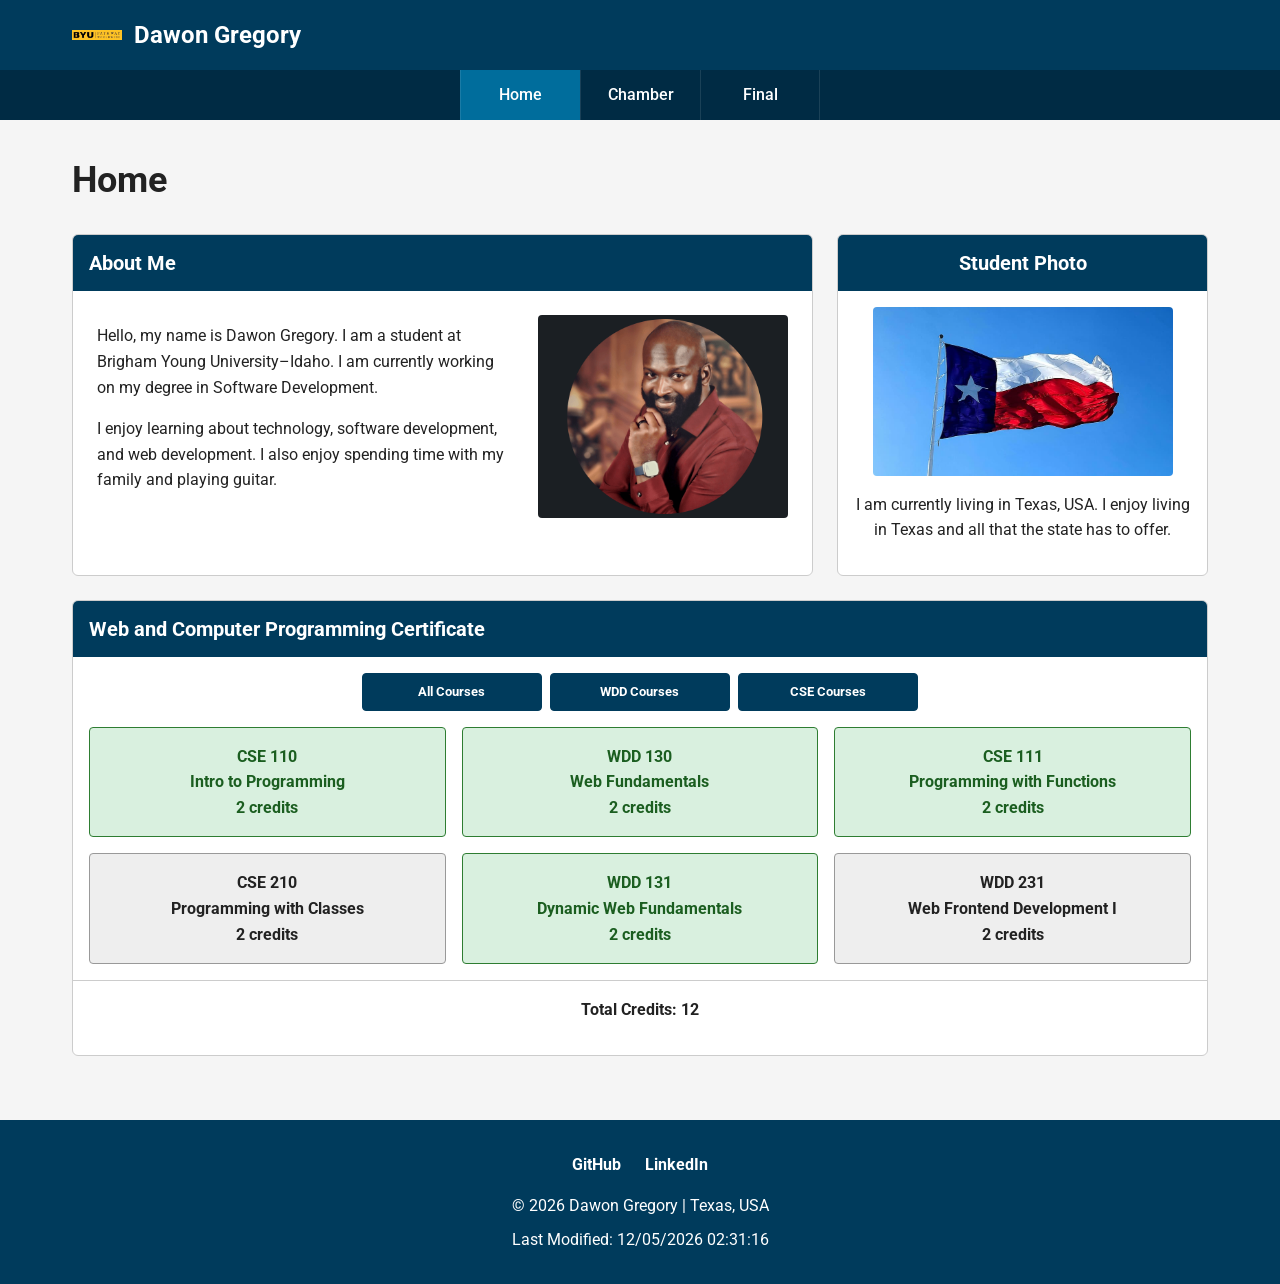
<file: index.html>
<!DOCTYPE html>
<html lang="en">

<head>
    <meta charset="UTF-8">
    <meta name="viewport" content="width=device-width, initial-scale=1.0">

    <title>WDD 231 – Web Frontend Development I – Dawon Gregory</title>

    <meta name="description" content="WDD 231 Web Frontend Development I course home page for Dawon Gregory.">

    <meta name="author" content="Dawon Gregory">

    <!-- Google Font -->
    <link rel="preconnect" href="https://fonts.googleapis.com">
    <link rel="preconnect" href="https://fonts.gstatic.com" crossorigin>
    <link href="https://fonts.googleapis.com/css2?family=Roboto:wght@400;500;700&display=swap" rel="stylesheet">

    <!-- CSS -->
    <link rel="stylesheet" href="styles/small.css">
    <link rel="stylesheet" href="styles/larger.css">

    <!-- JavaScript -->
    <script src="scripts/navigation.js" defer></script>
    <script src="scripts/date.js" defer></script>
    <script src="scripts/courses.js" defer></script>
    <script src="scripts/course.js" defer></script>

    <!-- Favicon -->
    <link rel="icon" href="images/favicon.ico">
</head>

<body>

    <header>

        <div class="header-top">

            <div class="site-branding">

                <!-- BYU-Idaho SVG Logo -->
                <img src="images/byupw.jpg" alt="Brigham Young University-Idaho logo">

                <span>
                    Dawon Gregory
                </span>

            </div>

            <!-- Mobile Navigation Button -->
            <button id="menu-button" type="button" aria-label="Open navigation menu" aria-expanded="false">
                ☰
            </button>

        </div>

        <nav id="navigation">

            <a href="index.html" class="active">
                Home
            </a>

            <a href="chamber/index.html">
                Chamber
            </a>

            <a href="#">
                Final
            </a>

        </nav>

    </header>


    <main>

        <h1>Home</h1>

        <div class="home-grid">

            <!-- About Me Section -->
            <section class="card about-section">

                <h2>About Me</h2>

                <div class="about-content">

                    <div class="about-text">

                        <p>
                            Hello, my name is Dawon Gregory. I am a student at
                            Brigham Young University–Idaho. I am currently
                            working on my degree in Software Development.
                        </p>

                        <p>
                            I enjoy learning about technology, software
                            development, and web development. I also enjoy
                            spending time with my family and playing guitar.
                        </p>

                    </div>

                    <figure>
                        <img src="images/selfie.png" alt="Dawon Gregory" width="300" height="250">
                    </figure>

                </div>

            </section>


            <!-- Student Photo / Location Section -->
            <section class="card student-section">

                <h2>Student Photo</h2>

                <figure>
                    <img src="images/texas_flag.jpg" alt="Texas flag" width="300" height="200">
                </figure>

                <p>
                    I am currently living in Texas, USA. I enjoy living in
                    Texas and all that the state has to offer.
                </p>

            </section>


            <!-- Course Work Section -->
            <section class="card course-section">

                <h2>Web and Computer Programming Certificate</h2>

                <div id="course-buttons">

                    <button id="all-courses" type="button">
                        All Courses
                    </button>

                    <button id="wdd-courses" type="button">
                        WDD Courses
                    </button>

                    <button id="cse-courses" type="button">
                        CSE Courses
                    </button>

                </div>


                <!-- Courses will be created with JavaScript -->
                <div id="course-list"></div>


                <p class="total-credits">
                    Total Credits:
                    <span id="total-credits">0</span>
                </p>

            </section>

        </div>

    </main>


    <footer>

        <!-- Social Media Links -->
        <div class="social-links">

            <a href="https://github.com/" target="_blank" rel="noopener noreferrer" aria-label="GitHub">
                GitHub
            </a>

            <a href="https://www.linkedin.com/in/dawon-gregory/" target="_blank" rel="noopener noreferrer"
                aria-label="LinkedIn">
                LinkedIn
            </a>

        </div>


        <!-- Copyright -->
        <p>
            &copy;
            <span id="currentyear"></span>
            Dawon Gregory | Texas, USA
        </p>


        <!-- Last Modified -->
        <p>
            Last Modified:
            <span id="lastModified"></span>
        </p>

    </footer>

</body>

</html>
</file>
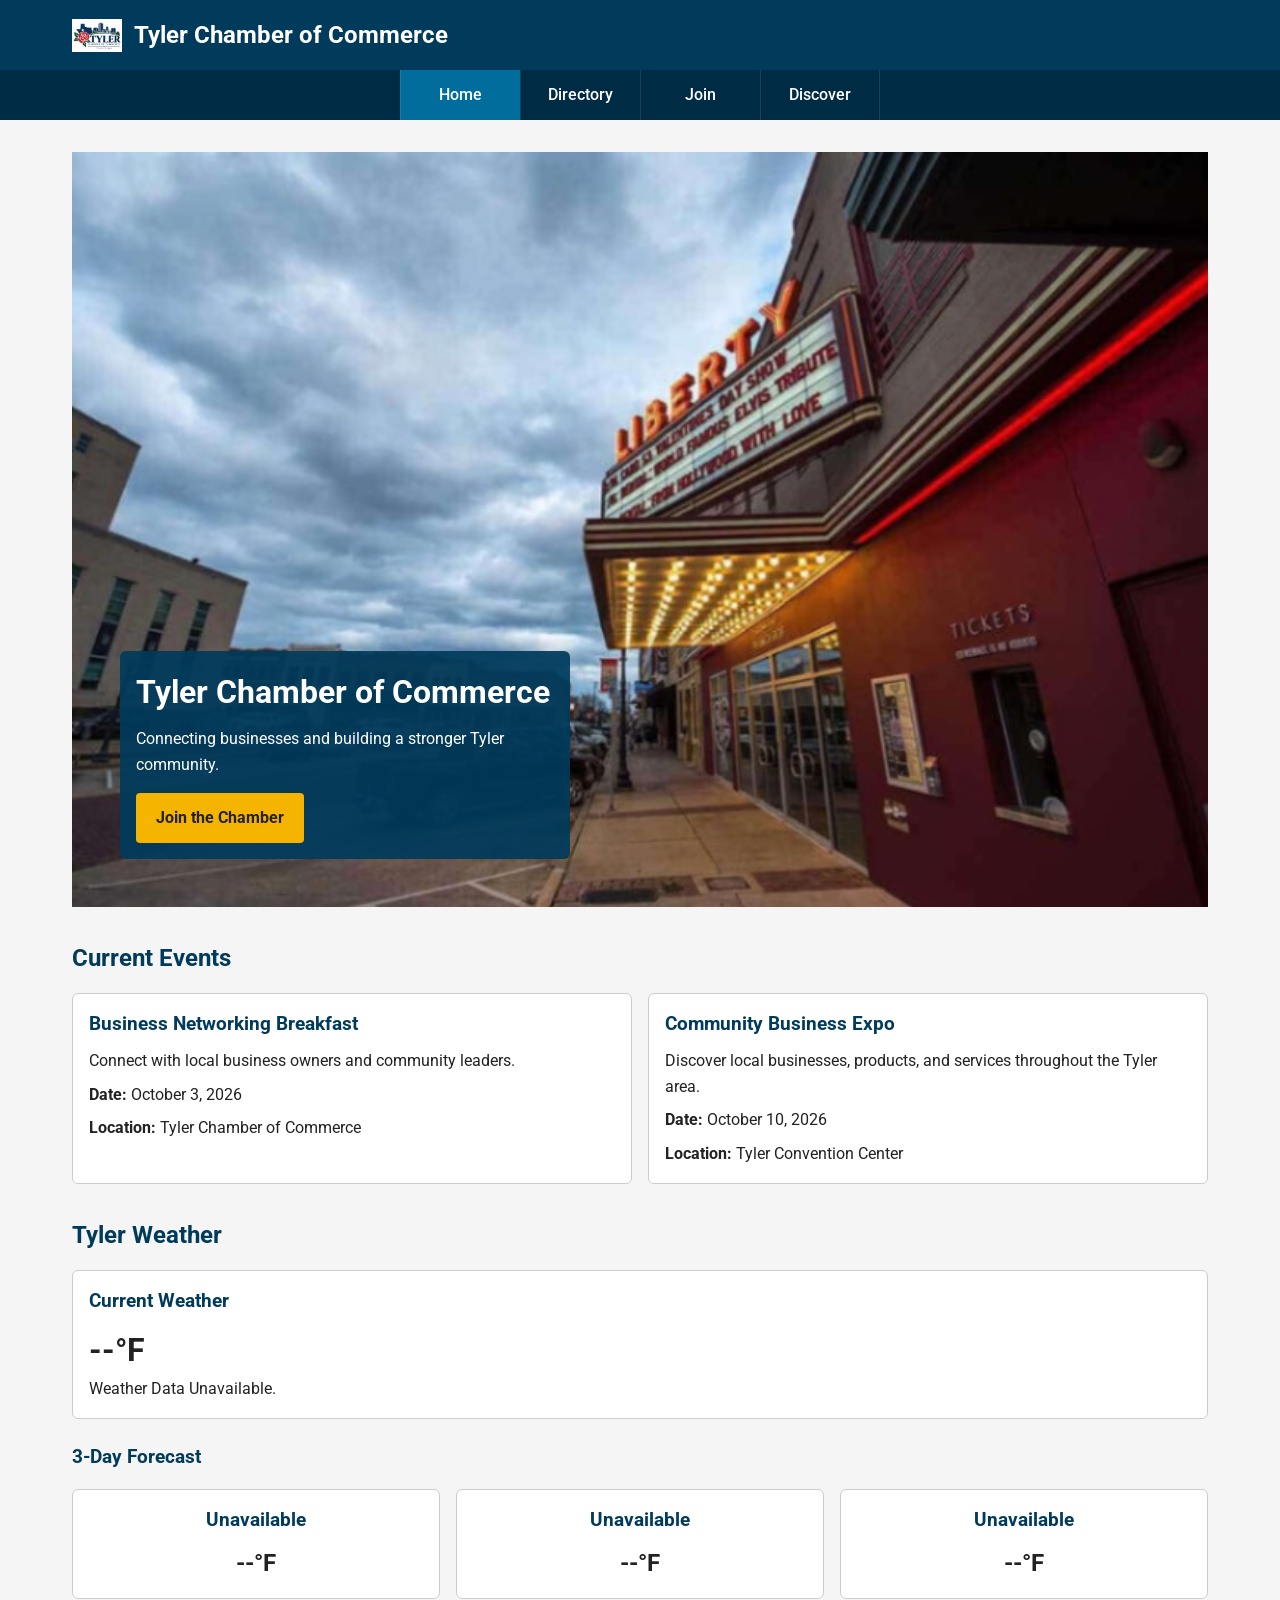
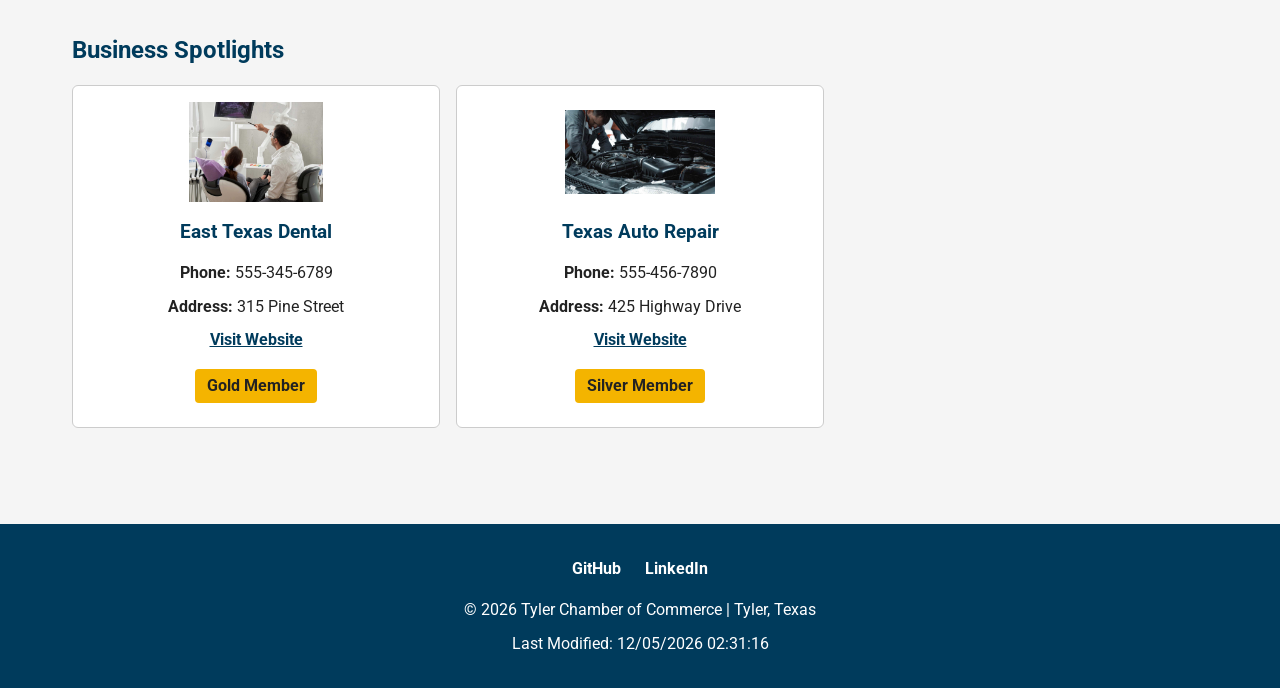
<file: chamber/index.html>
<!DOCTYPE html>
<html lang="en">

<head>
    <meta charset="UTF-8">
    <meta name="viewport" content="width=device-width, initial-scale=1.0">

    <title>Tyler Chamber of Commerce | Home</title>

    <meta name="description"
        content="Tyler Chamber of Commerce connecting local businesses and strengthening the Tyler, Texas community.">

    <meta name="author" content="Dawon Gregory">
    <meta property="og:title" content="Tyler Chamber of Commerce | Home">

    <meta property="og:description"
        content="Connect with Tyler businesses, discover local events, and explore opportunities through the Tyler Chamber of Commerce.">

    <meta property="og:image" content="https://dawon7638.github.io/wdd231/chamber/images/downtown-tyler.jpg">

    <meta property="og:url" content="https://dawon7638.github.io/wdd231/chamber/index.html">

    <meta property="og:type" content="website">
    <link rel="preconnect" href="https://fonts.googleapis.com">
    <link rel="preconnect" href="https://fonts.gstatic.com" crossorigin>

    <link href="https://fonts.googleapis.com/css2?family=Roboto:wght@400;500;700&display=swap" rel="stylesheet">

    <link rel="stylesheet" href="styles/base.css">
    <link rel="stylesheet" href="styles/larger.css">
    <link rel="stylesheet" href="styles/home.css">
    <!-- Favicon -->
    <link rel="icon" href="images/tyler-chamber-logo.jpg" type="image/jpg">

    <script src="scripts/navigation.js" defer></script>
    <script src="scripts/date.js" defer></script>
    <script src="scripts/weather.js" defer></script>
    <script src="scripts/spotlights.js" defer></script>
</head>

<body>

    <header>
        <div class="header-top">

            <div class="site-branding">
                <img src="images/tyler-chamber-logo.jpg" alt="Tyler Chamber of Commerce logo">
                <span>Tyler Chamber of Commerce</span>
            </div>

            <button id="menu-button" type="button" aria-label="Open navigation menu" aria-expanded="false">
                ☰
            </button>

        </div>

        <nav id="navigation">
            <a href="index.html" class="active">Home</a>
            <a href="directory.html">Directory</a>
            <a href="join.html">Join</a>
            <a href="discover.html">Discover</a>
        </nav>
    </header>


    <main>

        <!-- HERO -->
        <section class="hero">

            <img src="images/downtown-tyler.jpg" alt="Downtown Tyler Texas">

            <div class="hero-content">

                <h1>Tyler Chamber of Commerce</h1>

                <p>
                    Connecting businesses and building a stronger
                    Tyler community.
                </p>

                <a href="join.html" class="hero-cta">
                    Join the Chamber
                </a>

            </div>

        </section>


        <!-- CURRENT EVENTS -->
        <section class="events">

            <h2>Current Events</h2>

            <div class="events-container">

                <article class="event-card">

                    <h3>Business Networking Breakfast</h3>

                    <p>
                        Connect with local business owners and
                        community leaders.
                    </p>

                    <p>
                        <strong>Date:</strong>
                        October 3, 2026
                    </p>

                    <p>
                        <strong>Location:</strong>
                        Tyler Chamber of Commerce
                    </p>

                </article>


                <article class="event-card">

                    <h3>Community Business Expo</h3>

                    <p>
                        Discover local businesses, products,
                        and services throughout the Tyler area.
                    </p>

                    <p>
                        <strong>Date:</strong>
                        October 10, 2026
                    </p>

                    <p>
                        <strong>Location:</strong>
                        Tyler Convention Center
                    </p>

                </article>

            </div>

        </section>


        <!-- WEATHER -->
        <section class="weather">

            <h2>Tyler Weather</h2>

            <div class="current-weather">

                <h3>Current Weather</h3>

                <p class="current-temperature">
                    <span id="current-temp">--</span>°F
                </p>

                <p class="weather-description">
                    <span id="weather-description">
                        Loading weather...
                    </span>
                </p>

            </div>


            <!-- THREE-DAY FORECAST -->
            <div class="forecast">

                <h3>3-Day Forecast</h3>

                <div class="forecast-container">

                    <article class="forecast-card">

                        <h3 id="forecast-day-1">
                            Day 1
                        </h3>

                        <p class="forecast-temperature">
                            <span id="forecast-temp-1">--</span>°F
                        </p>

                    </article>


                    <article class="forecast-card">

                        <h3 id="forecast-day-2">
                            Day 2
                        </h3>

                        <p class="forecast-temperature">
                            <span id="forecast-temp-2">--</span>°F
                        </p>

                    </article>


                    <article class="forecast-card">

                        <h3 id="forecast-day-3">
                            Day 3
                        </h3>

                        <p class="forecast-temperature">
                            <span id="forecast-temp-3">--</span>°F
                        </p>

                    </article>

                </div>

            </div>

        </section>


        <!-- COMPANY SPOTLIGHTS -->
        <section class="spotlights">

            <h2>Business Spotlights</h2>

            <div id="spotlight-container" class="spotlight-container">

                <!-- JavaScript will randomly load
                     2–3 Gold or Silver members here. -->

            </div>

        </section>

    </main>


    <!-- FOOTER -->
    <footer>

        <div class="social-links">

            <a href="https://github.com/" target="_blank" rel="noopener noreferrer" aria-label="GitHub">
                GitHub
            </a>

            <a href="https://www.linkedin.com/" target="_blank" rel="noopener noreferrer" aria-label="LinkedIn">
                LinkedIn
            </a>

        </div>

        <p>
            &copy;
            <span id="currentyear"></span>
            Tyler Chamber of Commerce |
            Tyler, Texas
        </p>

        <p>
            Last Modified:
            <span id="lastModified"></span>
        </p>

    </footer>

</body>

</html>
</file>
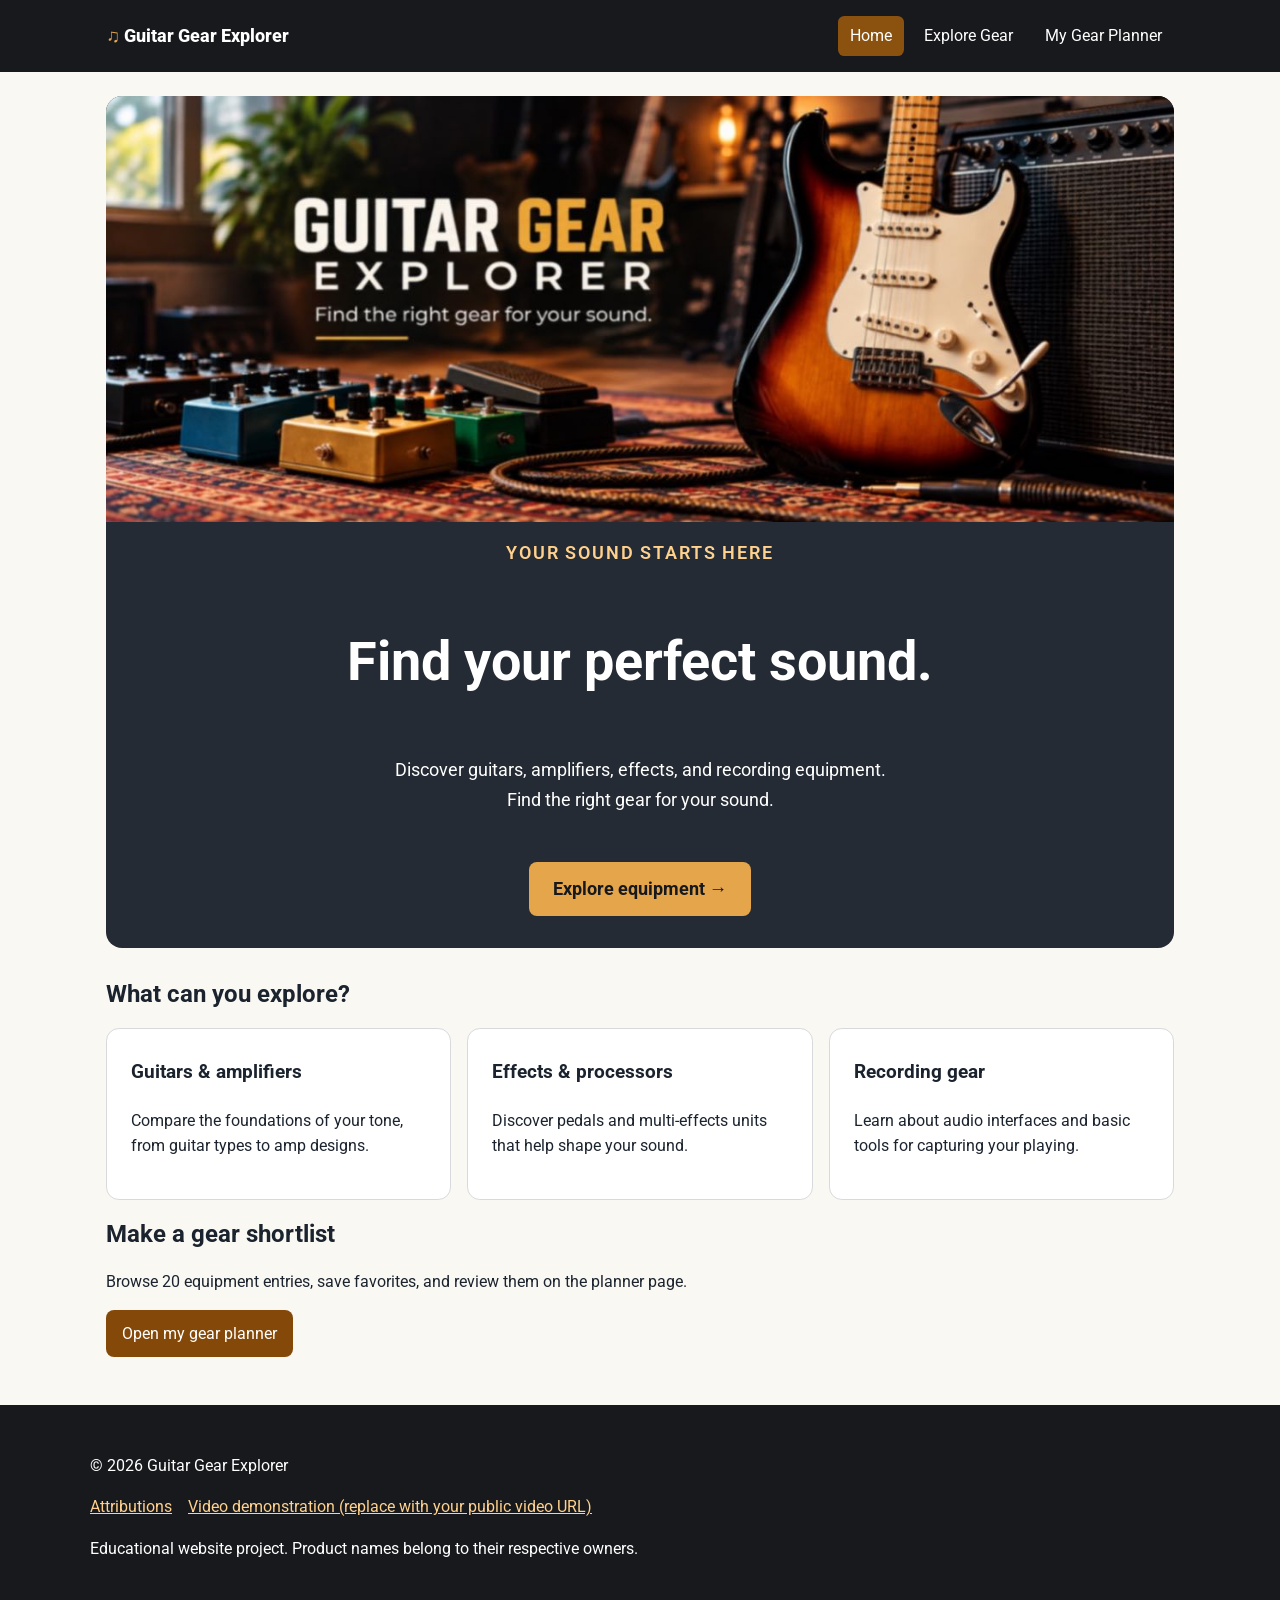
<file: final/index.html>
<!doctype html>
<html lang="en">


<head>
    <meta charset="UTF-8">
    <meta name="viewport" content="width=device-width, initial-scale=1.0">

    <title>Guitar Gear Explorer | Find Your Perfect Sound</title>

    <meta name="description"
        content="Explore guitars, amplifiers, effects pedals, and recording gear. Find equipment that matches your playing style and musical goals.">

    <meta name="author" content="Dawon Gregory">

    <!-- Open Graph -->
    <meta property="og:type" content="website">

    <meta property="og:title" content="Guitar Gear Explorer | Find Your Perfect Sound">

    <meta property="og:description"
        content="Explore guitars, amplifiers, effects pedals, and recording gear. Find equipment that matches your playing style and musical goals.">

    <meta property="og:image" content="https://dawon7638.github.io/wdd231/final/images/hero.png">

    <meta property="og:url" content="https://dawon7638.github.io/wdd231/final/index.html">

    <!-- Favicon -->
    <link rel="icon" href="images/favicon.png?v=2" type="image/png">
    <!-- Google Fonts -->
    <link rel="preconnect" href="https://fonts.googleapis.com">
    <link rel="preconnect" href="https://fonts.gstatic.com" crossorigin>

    <link href="https://fonts.googleapis.com/css2?family=Roboto:wght@400;500;600;700&display=swap" rel="stylesheet">

    <!-- Stylesheets -->
    <link rel="stylesheet" href="styles/base.css">
    <link rel="stylesheet" href="styles/larger.css">
    <script type="module" src="scripts/navigation.js"></script>
</head>


<body><a class="skip" href="#main">Skip to main content</a>
    <header class="site-header">
        <div class="header-inner"><a class="brand" href="index.html"><span>♫</span> Guitar Gear Explorer</a><button
                id="menu-button" type="button" aria-expanded="false" aria-controls="site-nav">☰ Menu</button>
            <nav class="site-nav" id="site-nav" aria-label="Main navigation"><a href="index.html"
                    aria-current="page">Home</a><a href="explore.html">Explore Gear</a><a href="planner.html">My Gear
                    Planner</a></nav>
        </div>
    </header>
    <main id="main">
        <section class="hero">
            <img src="images/hero.png"
                alt="Guitar Gear Explorer featuring an electric guitar, amplifier, and effects pedals" width="1916"
                height="768" fetchpriority="high">
            <p class="eyebrow">Your sound starts here</p>
            <h1>Find your perfect sound.</h1>

            <p>
                Discover guitars, amplifiers, effects, and recording equipment.<br>
                Find the right gear for your sound.
            </p>

            <p><a class="button" href="explore.html">Explore equipment →</a></p>
        </section>
        <section aria-labelledby="why">
            <h2 id="why">What can you explore?</h2>
            <div class="grid">
                <article class="card">
                    <h3>Guitars & amplifiers</h3>
                    <p>Compare the foundations of your tone, from guitar types to amp designs.</p>
                </article>
                <article class="card">
                    <h3>Effects & processors</h3>
                    <p>Discover pedals and multi-effects units that help shape your sound.</p>
                </article>
                <article class="card">
                    <h3>Recording gear</h3>
                    <p>Learn about audio interfaces and basic tools for capturing your playing.</p>
                </article>
            </div>
        </section>
        <section>
            <h2>Make a gear shortlist</h2>
            <p>Browse 20 equipment entries, save favorites, and review them on the planner page.</p><a class="button"
                href="planner.html">Open my gear planner</a>
        </section>
    </main>
    <footer class="site-footer">
        <div class="footer-inner">
            <p>© <span id="year"></span> Guitar Gear Explorer</p>
            <div class="footer-links"><a href="attributions.html">Attributions</a><a href="https://www.youtube.com/"
                    target="_blank" rel="noopener noreferrer">Video demonstration (replace with your public video
                    URL)</a></div>
            <p>Educational website project. Product names belong to their respective owners.</p>
        </div>
    </footer>

</body>

</html>
</file>
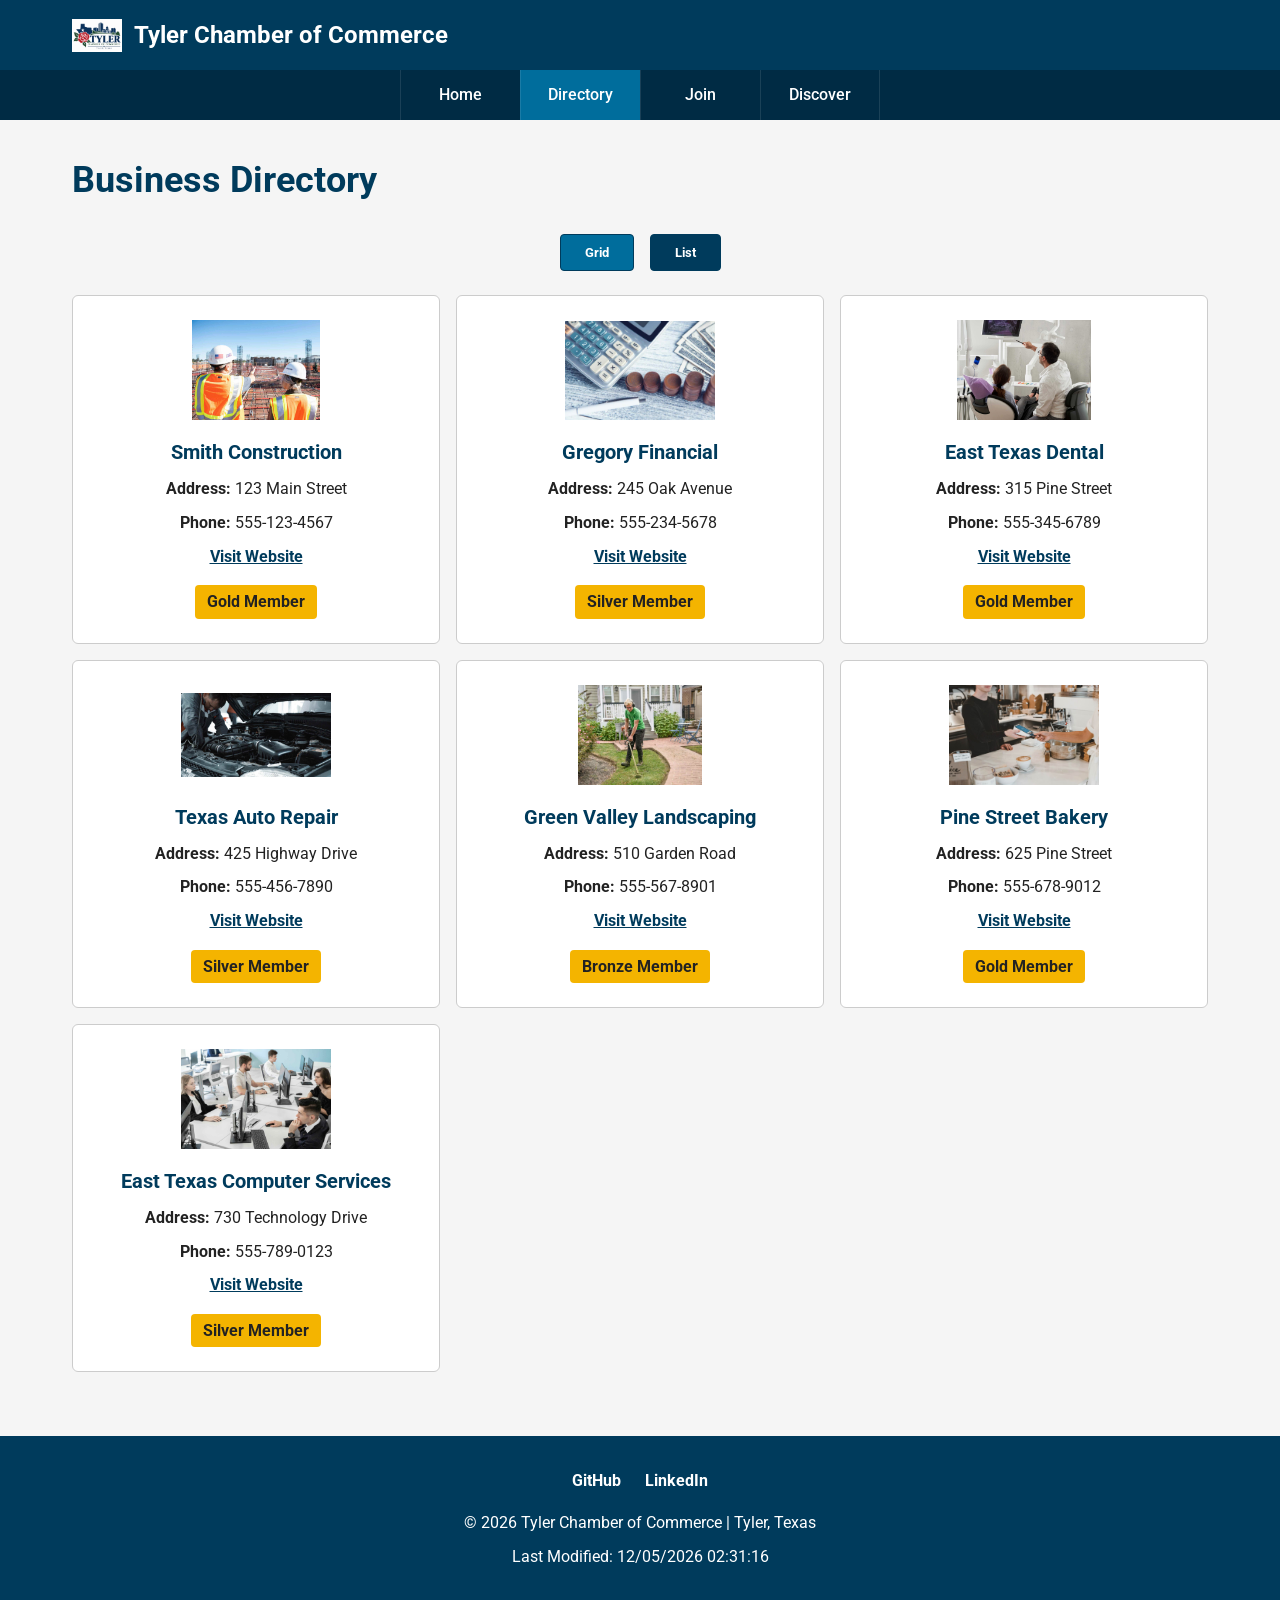
<file: chamber/directory.html>
<!DOCTYPE html>
<html lang="en">

<head>
    <meta charset="UTF-8">
    <meta name="viewport" content="width=device-width, initial-scale=1.0">

    <title>Business Directory | Tyler Chamber of Commerce</title>

    <meta name="description"
        content="Browse the Tyler Chamber of Commerce business directory and discover local businesses in Tyler, Texas.">

    <meta name="author" content="Dawon Gregory">

    <link rel="preconnect" href="https://fonts.googleapis.com">
    <link rel="preconnect" href="https://fonts.gstatic.com" crossorigin>

    <link href="https://fonts.googleapis.com/css2?family=Roboto:wght@400;500;700&display=swap" rel="stylesheet">

    <link rel="stylesheet" href="styles/base.css">
    <link rel="stylesheet" href="styles/larger.css">
    <link rel="stylesheet" href="styles/directory.css">

    <!-- Favicon -->
    <link rel="icon" href="images/tyler-chamber-logo.jpg" type="image/jpg">

    <script src="scripts/navigation.js" defer></script>
    <script src="scripts/date.js" defer></script>
    <script src="scripts/directory.js" defer></script>
</head>

<body>

    <header>

        <div class="header-top">

            <div class="site-branding">
                <img src="images/tyler-chamber-logo.jpg" alt="Tyler Chamber of Commerce logo">

                <span>Tyler Chamber of Commerce</span>
            </div>

            <button id="menu-button" type="button" aria-label="Open navigation menu" aria-expanded="false">
                ☰
            </button>

        </div>

        <nav id="navigation">

            <a href="index.html">
                Home
            </a>

            <a href="directory.html" class="active">
                Directory
            </a>

            <a href="join.html">
                Join
            </a>

            <a href="discover.html">
                Discover
            </a>

        </nav>

    </header>


    <main>

        <h1>Business Directory</h1>


        <!-- DIRECTORY VIEW CONTROLS -->

        <div class="directory-controls">

            <button id="grid-view" type="button" class="active">
                Grid
            </button>

            <button id="list-view" type="button">
                List
            </button>

        </div>


        <!-- BUSINESS DIRECTORY -->

        <section id="member-container" class="member-grid" aria-label="Tyler Chamber business directory">

            <!-- JavaScript will load business members here. -->

        </section>

    </main>


    <footer>

        <div class="social-links">

            <a href="https://github.com/" target="_blank" rel="noopener noreferrer" aria-label="GitHub">
                GitHub
            </a>

            <a href="https://www.linkedin.com/" target="_blank" rel="noopener noreferrer" aria-label="LinkedIn">
                LinkedIn
            </a>

        </div>

        <p>
            &copy;
            <span id="currentyear"></span>
            Tyler Chamber of Commerce |
            Tyler, Texas
        </p>

        <p>
            Last Modified:
            <span id="lastModified"></span>
        </p>

    </footer>

</body>

</html>
</file>
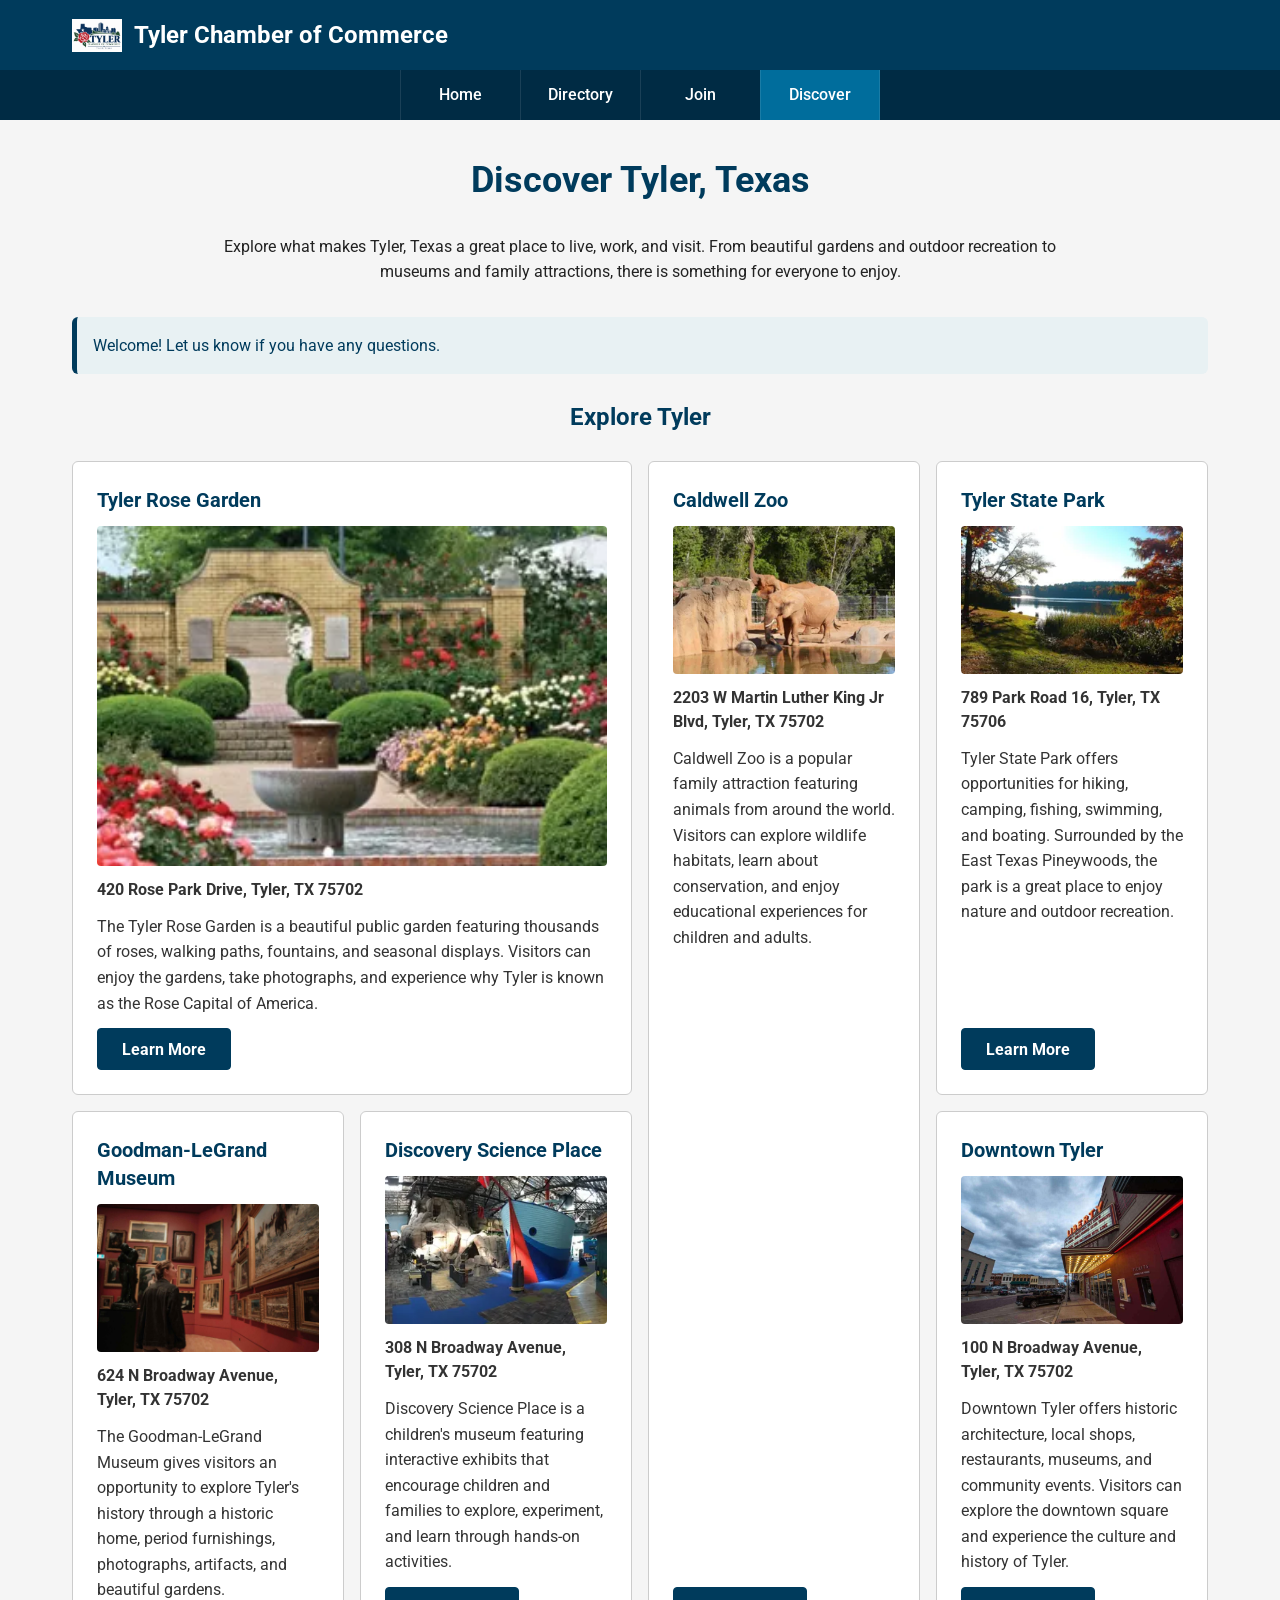
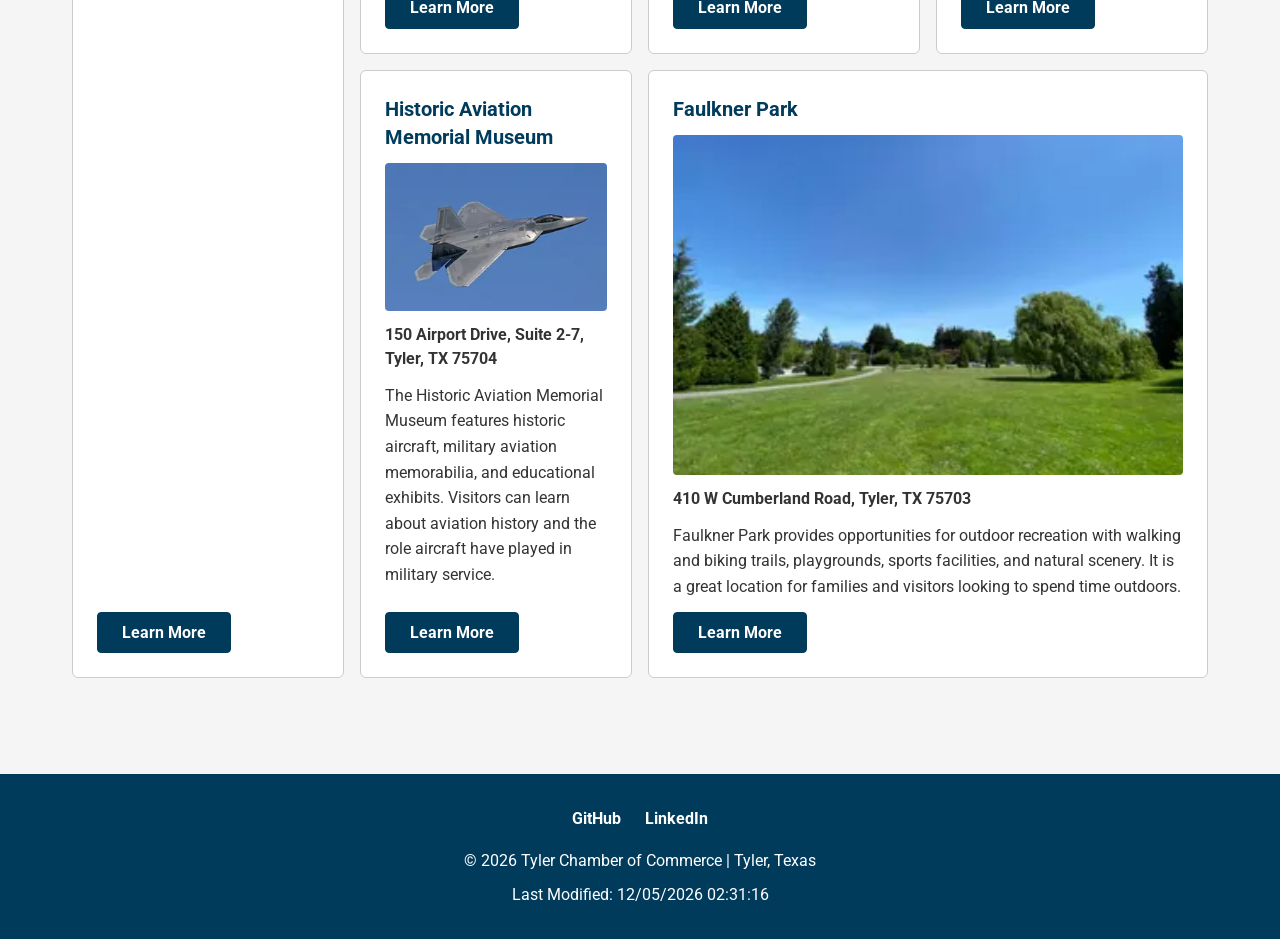
<file: chamber/discover.html>
<!DOCTYPE html>
<html lang="en">


<head>
    <meta charset="UTF-8">
    <meta name="viewport" content="width=device-width, initial-scale=1.0">

    <title>Discover Tyler | Tyler Chamber of Commerce</title>

    <meta name="description"
        content="Explore Tyler, Texas, and discover local attractions, parks, museums, gardens, and family-friendly activities.">

    <meta name="author" content="Dawon Gregory">

    <!-- Open Graph -->
    <meta property="og:type" content="website">

    <meta property="og:title"
        content="Discover Tyler, Texas | Tyler Chamber of Commerce">

    <meta property="og:description"
        content="Explore Tyler, Texas, and discover beautiful gardens, family attractions, historic museums, parks, and exciting places to visit.">

    <meta property="og:image"
        content="https://dawon7638.github.io/wdd231/chamber/images/downtown-tyler.jpg">

    <meta property="og:url"
        content="https://dawon7638.github.io/wdd231/chamber/discover.html">

    <!-- Google Fonts -->
    <link rel="preconnect" href="https://fonts.googleapis.com">
    <link rel="preconnect" href="https://fonts.gstatic.com" crossorigin>

    <link href="https://fonts.googleapis.com/css2?family=Roboto:wght@400;500;700&display=swap"
        rel="stylesheet">

    <!-- Favicon -->
    <link rel="icon" href="images/tyler-chamber-logo.jpg" type="image/jpg">

    <!-- CSS -->
    <link rel="stylesheet" href="styles/base.css">
    <link rel="stylesheet" href="styles/larger.css">
    <link rel="stylesheet" href="styles/discover.css">

    <!-- JavaScript -->
    <script src="scripts/navigation.js" defer></script>
    <script src="scripts/date.js" defer></script>
    <script src="scripts/discover.js" type="module"></script>
</head>


<body>

    <header>
        <div class="header-top">

            <div class="site-branding">
                <img src="images/tyler-chamber-logo.jpg" alt="Tyler Chamber of Commerce logo" width="50" height="50">

                <span>Tyler Chamber of Commerce</span>
            </div>

            <button id="menu-button" type="button" aria-label="Toggle navigation" aria-expanded="false">
                ☰
            </button>

        </div>

        <nav id="navigation">
            <a href="index.html">Home</a>
            <a href="directory.html">Directory</a>
            <a href="join.html">Join</a>
            <a href="discover.html" class="active" aria-current="page">
                Discover
            </a>
        </nav>
    </header>

    <main class="discover-main">

        <h1>Discover Tyler, Texas</h1>

        <p class="discover-intro">
            Explore what makes Tyler, Texas a great place to
            live, work, and visit. From beautiful gardens and
            outdoor recreation to museums and family attractions,
            there is something for everyone to enjoy.
        </p>

        <!-- Visitor Message -->
        <aside class="visitor-message" aria-live="polite">
            <p id="visit-message"></p>
        </aside>

        <!-- Discover Attractions -->
        <section class="discover-section" aria-labelledby="discover-heading">

            <h2 id="discover-heading">Explore Tyler</h2>

            <div id="discover-cards" class="discover-grid">
                <!-- Cards are created by discover.js -->
            </div>

        </section>

    </main>

    <footer>

        <div class="social-links">
            <a href="https://github.com/" target="_blank" rel="noopener noreferrer">
                GitHub
            </a>

            <a href="https://www.linkedin.com/" target="_blank" rel="noopener noreferrer">
                LinkedIn
            </a>
        </div>

        <p>
            &copy; <span id="currentyear"></span>
            Tyler Chamber of Commerce | Tyler, Texas
        </p>

        <p>
            Last Modified:
            <span id="lastModified"></span>
        </p>

    </footer>

</body>

</html>
</file>
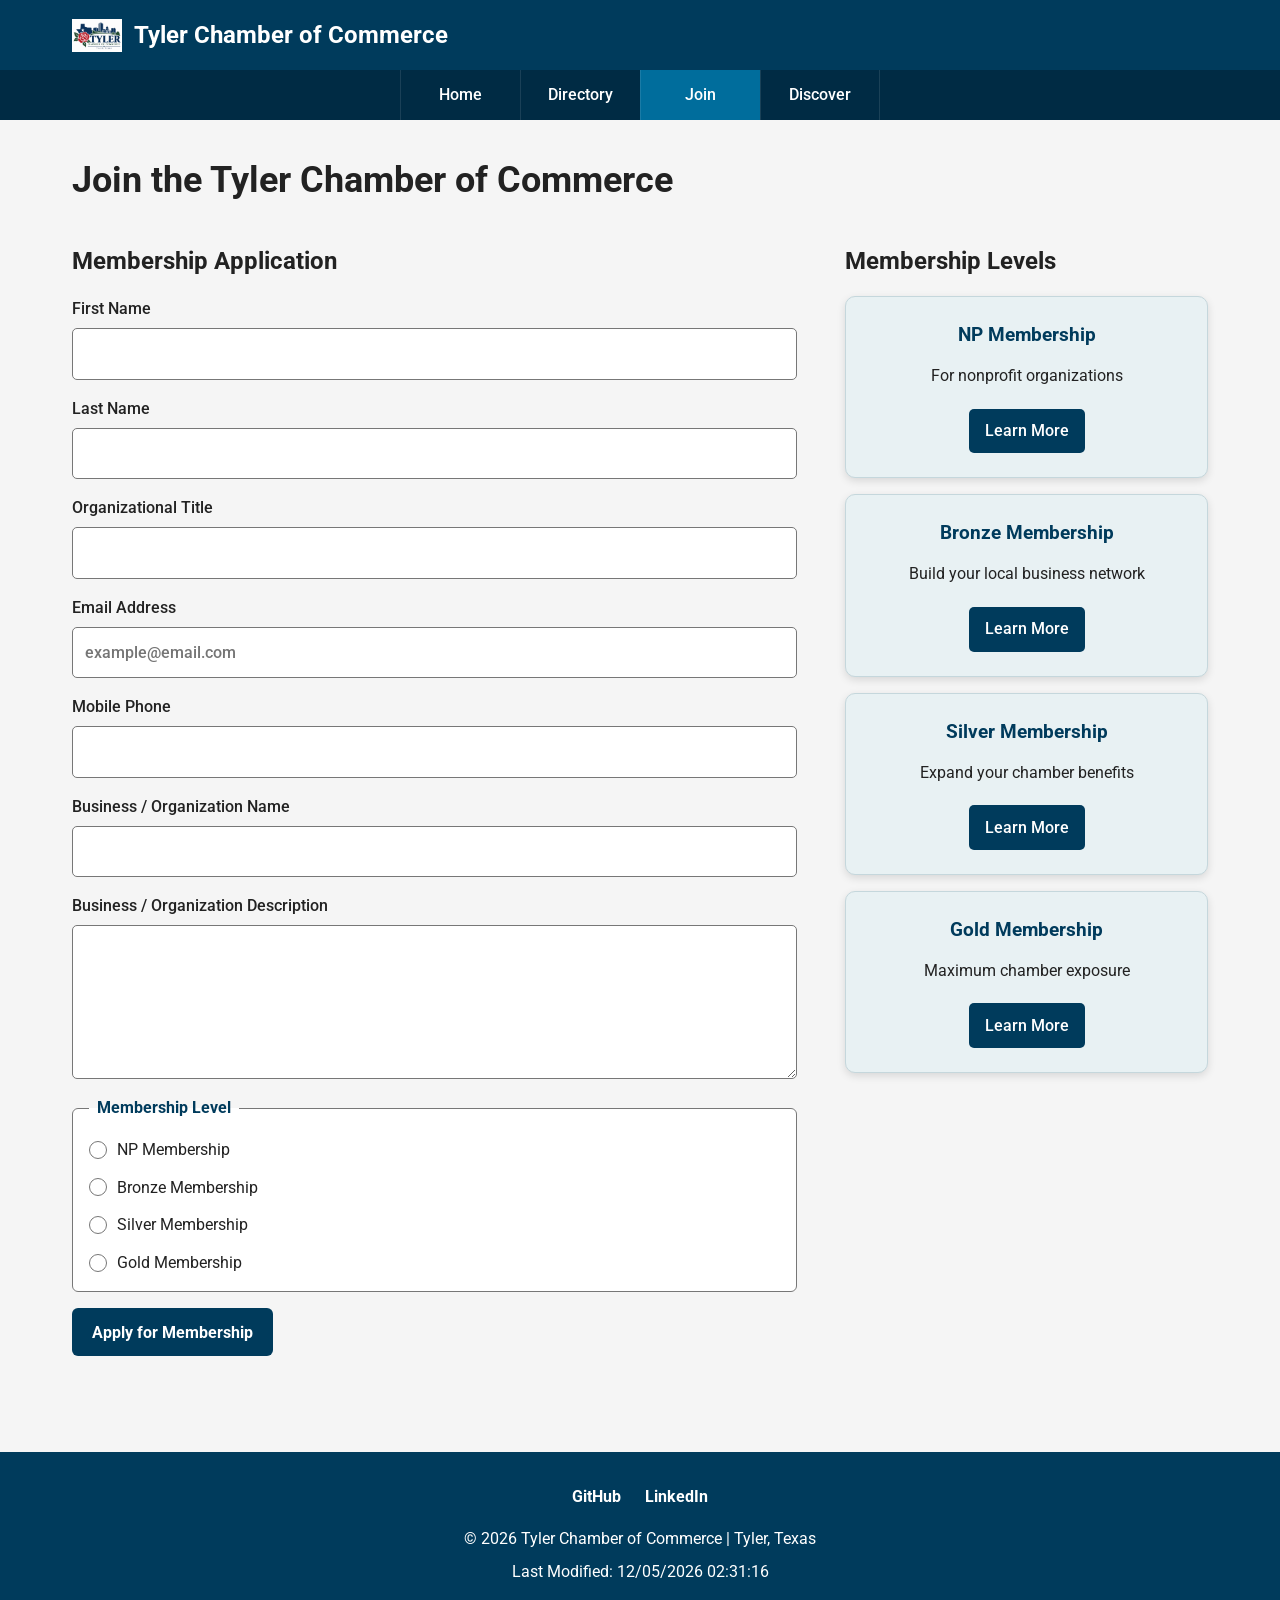
<file: chamber/join.html>
<!DOCTYPE html>
<html lang="en">

<head>
    <meta charset="UTF-8">
    <meta name="viewport" content="width=device-width, initial-scale=1.0">

    <title>Join | Tyler Chamber of Commerce</title>

    <meta name="description"
        content="Join the Tyler Chamber of Commerce and connect with local businesses in Tyler, Texas.">

    <meta name="author" content="Dawon Gregory">
    <meta property="og:title" content="Join the Tyler Chamber of Commerce | Tyler, Texas">
    <!-- Open Graph -->
    <meta property="og:description"
        content="Join the Tyler Chamber of Commerce and connect with local businesses, events, training, and community opportunities in Tyler, Texas.">

    <meta property="og:image" content="https://dawon7638.github.io/wdd231/chamber/images/downtown-tyler.jpg">

    <meta property="og:url" content="https://dawon7638.github.io/wdd231/chamber/join.html">

    <!-- Google Fonts -->
    <link rel="preconnect" href="https://fonts.googleapis.com">
    <link rel="preconnect" href="https://fonts.gstatic.com" crossorigin>

    <link href="https://fonts.googleapis.com/css2?family=Roboto:wght@400;500;700&display=swap" rel="stylesheet">

    <!-- CSS -->
    <link rel="stylesheet" href="styles/small.css">
    <link rel="stylesheet" href="styles/larger.css">
   
    <!-- Favicon -->
    <link rel="icon" href="images/tyler-chamber-logo.jpg" type="image/jpg">

    <!-- JavaScript -->
    <script src="scripts/navigation.js" defer></script>
    <script src="scripts/date.js" defer></script>
    <script src="scripts/join.js" defer></script>
</head>

<body>

    <!-- ================================
         HEADER
         ================================ -->

    <header>

        <div class="header-top">

            <div class="site-branding">

                <img src="images/tyler-chamber-logo.jpg" alt="Tyler Chamber of Commerce logo">

                <span>Tyler Chamber of Commerce</span>

            </div>

            <button id="menu-button" type="button" aria-label="Open navigation menu" aria-expanded="false">
                ☰
            </button>

        </div>

        <nav id="navigation">
            <a href="index.html">Home</a>
            <a href="directory.html">Directory</a>
            <a href="join.html" class="active">Join</a>
            <a href="discover.html">Discover</a>
        </nav>

    </header>


    <!-- ================================
         MAIN
         ================================ -->

    <main>

        <h1>Join the Tyler Chamber of Commerce</h1>

        <div class="join-layout">


            <!-- ================================
                 MEMBERSHIP APPLICATION
                 ================================ -->

            <section class="application-section">

                <h2>Membership Application</h2>

                <form method="get" action="thankyou.html">

                    <label>
                        First Name
                        <input type="text" name="first" title="Applicant First Name" autocomplete="given-name" required>
                    </label>

                    <label>
                        Last Name
                        <input type="text" name="last" title="Applicant Last Name" autocomplete="family-name" required>
                    </label>

                    <label>
                        Organizational Title
                        <input type="text" name="title" title="Please enter at least 7 letters, spaces, or hyphens"
                            autocomplete="organization-title" pattern="[A-Za-z -]{7,}">
                    </label>

                    <label>
                        Email Address
                        <input type="email" name="email" title="Email Address" autocomplete="email"
                            placeholder="example@email.com" required>
                    </label>

                    <label>
                        Mobile Phone
                        <input type="tel" name="phone" title="Mobile Phone Number" autocomplete="tel" required>
                    </label>

                    <label>
                        Business / Organization Name
                        <input type="text" name="organization" title="Business or Organization Name"
                            autocomplete="organization" required>
                    </label>

                    <label>
                        Business / Organization Description
                        <textarea name="description" title="Business or Organization Description" rows="5"></textarea>
                    </label>


                    <!-- ================================
                         MEMBERSHIP LEVEL OPTIONS
                         ================================ -->

                    <fieldset class="membership-options">

                        <legend>Membership Level</legend>

                        <label>
                            <input type="radio" name="membership" value="np" required>
                            NP Membership
                        </label>

                        <label>
                            <input type="radio" name="membership" value="bronze">
                            Bronze Membership
                        </label>

                        <label>
                            <input type="radio" name="membership" value="silver">
                            Silver Membership
                        </label>

                        <label>
                            <input type="radio" name="membership" value="gold">
                            Gold Membership
                        </label>

                    </fieldset>


                    <!-- ================================
                         TIMESTAMP
                         ================================ -->

                    <input type="hidden" name="timestamp" id="timestamp">


                    <!-- ================================
                         SUBMIT BUTTON
                         ================================ -->

                    <button type="submit" class="submit-button">
                        Apply for Membership
                    </button>

                </form>

            </section>


            <!-- ================================
                 MEMBERSHIP LEVELS
                 ================================ -->

            <section class="membership-section">

                <h2>Membership Levels</h2>

                <div class="membership-cards">

                    <article class="membership-card">

                        <h3>NP Membership</h3>

                        <p>For nonprofit organizations</p>

                        <a href="#np-modal" class="modal-link" data-modal="np-modal">
                            Learn More
                        </a>

                    </article>


                    <article class="membership-card">

                        <h3>Bronze Membership</h3>

                        <p>Build your local business network</p>

                        <a href="#bronze-modal" class="modal-link" data-modal="bronze-modal">
                            Learn More
                        </a>

                    </article>


                    <article class="membership-card">

                        <h3>Silver Membership</h3>

                        <p>Expand your chamber benefits</p>

                        <a href="#silver-modal" class="modal-link" data-modal="silver-modal">
                            Learn More
                        </a>

                    </article>


                    <article class="membership-card">

                        <h3>Gold Membership</h3>

                        <p>Maximum chamber exposure</p>

                        <a href="#gold-modal" class="modal-link" data-modal="gold-modal">
                            Learn More
                        </a>

                    </article>

                </div>

            </section>

        </div>


        <!-- ================================
             NP MEMBERSHIP MODAL
             ================================ -->

        <dialog id="np-modal" class="membership-modal">

            <button type="button" class="close-modal" aria-label="Close NP membership information">
                &times;
            </button>

            <h2>NP Membership</h2>

            <p><strong>Benefits include:</strong></p>

            <ul>
                <li>Business directory listing</li>
                <li>Networking opportunities</li>
                <li>Community event invitations</li>
                <li>Chamber newsletters</li>
            </ul>

            <p><strong>Cost: Free</strong></p>

        </dialog>


        <!-- ================================
             BRONZE MEMBERSHIP MODAL
             ================================ -->

        <dialog id="bronze-modal" class="membership-modal">

            <button type="button" class="close-modal" aria-label="Close Bronze membership information">
                &times;
            </button>

            <h2>Bronze Membership</h2>

            <p><strong>Benefits include:</strong></p>

            <ul>
                <li>All NP membership benefits</li>
                <li>Business directory listing</li>
                <li>Networking events</li>
                <li>Member training opportunities</li>
                <li>Event discounts</li>
            </ul>

            <p><strong>Cost: $100 annually</strong></p>

        </dialog>


        <!-- ================================
             SILVER MEMBERSHIP MODAL
             ================================ -->

        <dialog id="silver-modal" class="membership-modal">

            <button type="button" class="close-modal" aria-label="Close Silver membership information">
                &times;
            </button>

            <h2>Silver Membership</h2>

            <p><strong>Benefits include:</strong></p>

            <ul>
                <li>All Bronze membership benefits</li>
                <li>Enhanced directory listing</li>
                <li>Additional event discounts</li>
                <li>Advertising opportunities</li>
                <li>Priority training registration</li>
            </ul>

            <p><strong>Cost: $200 annually</strong></p>

        </dialog>


        <!-- ================================
             GOLD MEMBERSHIP MODAL
             ================================ -->

        <dialog id="gold-modal" class="membership-modal">

            <button type="button" class="close-modal" aria-label="Close Gold membership information">
                &times;
            </button>

            <h2>Gold Membership</h2>

            <p><strong>Benefits include:</strong></p>

            <ul>
                <li>All Silver membership benefits</li>
                <li>Home page spotlight opportunities</li>
                <li>Premium business directory listing</li>
                <li>Priority event registration</li>
                <li>Special networking events</li>
                <li>Additional advertising opportunities</li>
            </ul>

            <p><strong>Cost: $300 annually</strong></p>

        </dialog>

    </main>


    <!-- ================================
         FOOTER
         ================================ -->

    <footer>

        <div class="social-links">

            <a href="https://github.com/" target="_blank" rel="noopener noreferrer" aria-label="GitHub">
                GitHub
            </a>

            <a href="https://www.linkedin.com/" target="_blank" rel="noopener noreferrer" aria-label="LinkedIn">
                LinkedIn
            </a>

        </div>

        <p>
            &copy;
            <span id="currentyear"></span>
            Tyler Chamber of Commerce |
            Tyler, Texas
        </p>

        <p>
            Last Modified:
            <span id="lastModified"></span>
        </p>

    </footer>

</body>

</html>
</file>
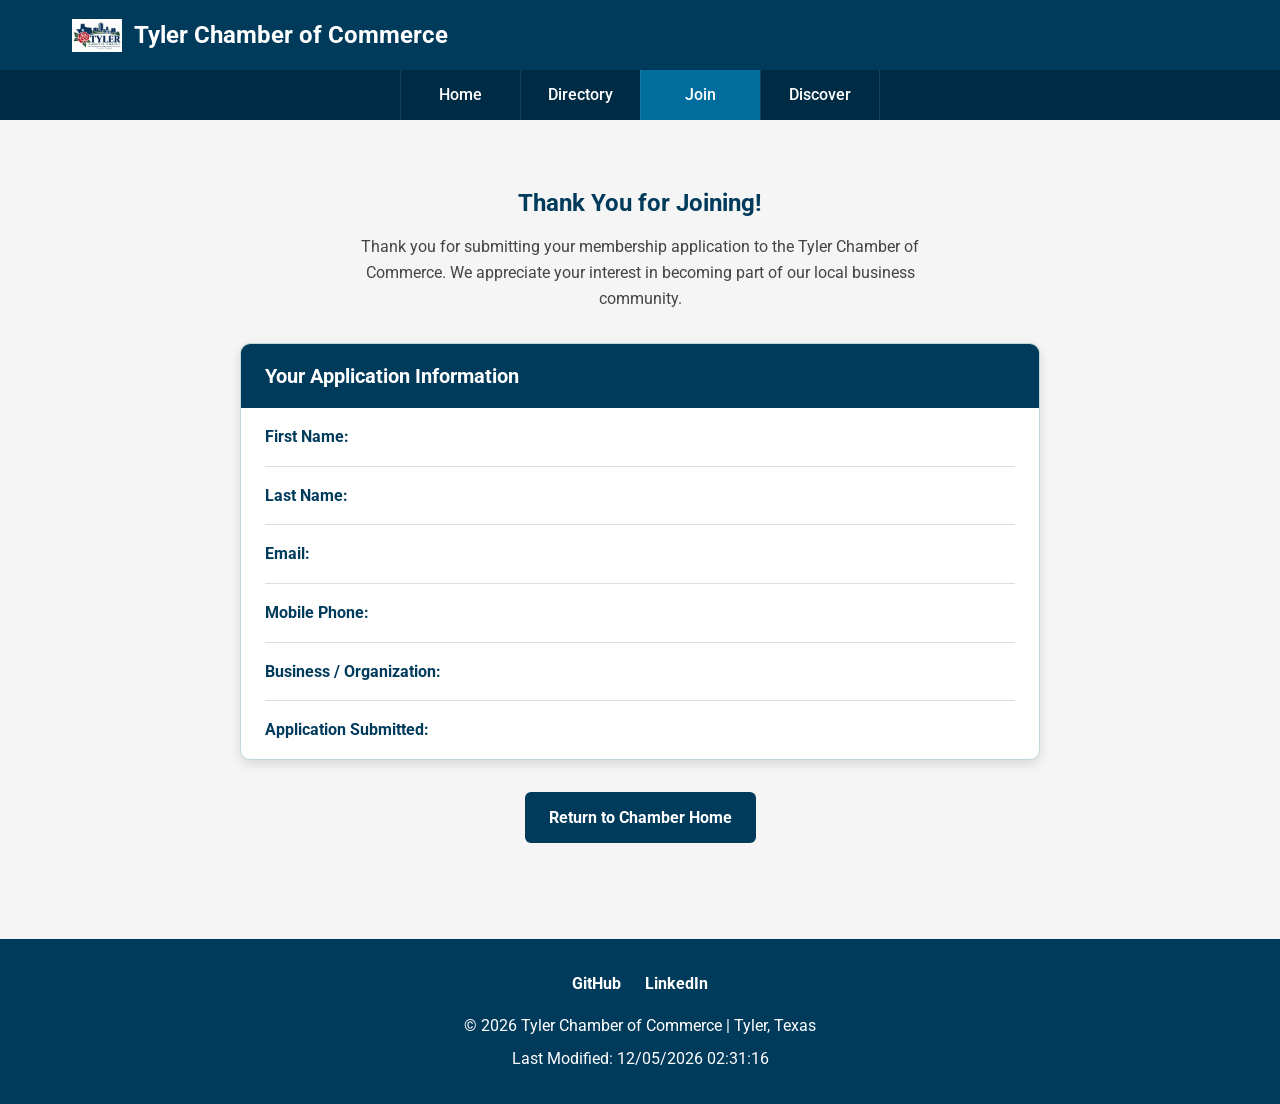
<file: chamber/thankyou.html>
<!DOCTYPE html>
<html lang="en">

<head>
    <meta charset="UTF-8">
    <meta name="viewport" content="width=device-width, initial-scale=1.0">

    <title>Thank You | Tyler Chamber of Commerce</title>

    <meta name="description" content="Thank you for applying to join the Tyler Chamber of Commerce.">

    <meta name="author" content="Dawon Gregory">

    <!-- Open Graph -->
    <meta property="og:title" content="Thank You | Tyler Chamber of Commerce | Tyler, Texas">

    <meta property="og:description"
        content="Thank you for applying to join the Tyler Chamber of Commerce and becoming part of our local business community.">

    <meta property="og:image" content="https://dawon7638.github.io/wdd231/chamber/images/downtown-tyler.jpg">

    <meta property="og:url" content="https://dawon7638.github.io/wdd231/chamber/thankyou.html">

    <!-- Google Fonts -->
    <link rel="preconnect" href="https://fonts.googleapis.com">
    <link rel="preconnect" href="https://fonts.gstatic.com" crossorigin>

    <link href="https://fonts.googleapis.com/css2?family=Roboto:wght@400;500;700&display=swap" rel="stylesheet">

    <!-- CSS -->
    <link rel="stylesheet" href="styles/small.css">
    <link rel="stylesheet" href="styles/larger.css">

    <!-- Favicon -->
    <link rel="icon" href="images/tyler-chamber-logo.jpg" type="image/jpg">

    <!-- JavaScript -->
    <script src="scripts/navigation.js" defer></script>
    <script src="scripts/date.js" defer></script>
    <script src="scripts/thankyou.js" defer></script>
</head>

<body>

    <!-- ================================
         HEADER
         ================================ -->

    <header>

        <div class="header-top">

            <div class="site-branding">

                <img src="images/tyler-chamber-logo.jpg" alt="Tyler Chamber of Commerce logo">

                <span>Tyler Chamber of Commerce</span>

            </div>

            <button id="menu-button" type="button" aria-label="Open navigation menu" aria-expanded="false">
                ☰
            </button>

        </div>

        <nav id="navigation">
            <a href="index.html">Home</a>
            <a href="directory.html">Directory</a>
            <a href="join.html" class="active">Join</a>
            <a href="discover.html">Discover</a>
        </nav>

    </header>


    <!-- ================================
         MAIN
         ================================ -->

    <main>

        <section class="thankyou-section">

            <h1>Thank You for Joining!</h1>

            <p>
                Thank you for submitting your membership application to the
                Tyler Chamber of Commerce. We appreciate your interest in
                becoming part of our local business community.
            </p>

            <div class="submission-details">

                <h2>Your Application Information</h2>

                <dl>

                    <div>
                        <dt>First Name:</dt>
                        <dd id="first-name"></dd>
                    </div>

                    <div>
                        <dt>Last Name:</dt>
                        <dd id="last-name"></dd>
                    </div>

                    <div>
                        <dt>Email:</dt>
                        <dd id="email"></dd>
                    </div>

                    <div>
                        <dt>Mobile Phone:</dt>
                        <dd id="phone"></dd>
                    </div>

                    <div>
                        <dt>Business / Organization:</dt>
                        <dd id="organization"></dd>
                    </div>

                    <div>
                        <dt>Application Submitted:</dt>
                        <dd id="submitted"></dd>
                    </div>

                </dl>

            </div>

            <a href="index.html" class="return-home">
                Return to Chamber Home
            </a>

        </section>

    </main>


    <!-- ================================
         FOOTER
         ================================ -->

    <footer>

        <div class="social-links">

            <a href="https://github.com/" target="_blank" rel="noopener noreferrer" aria-label="GitHub">
                GitHub
            </a>

            <a href="https://www.linkedin.com/" target="_blank" rel="noopener noreferrer" aria-label="LinkedIn">
                LinkedIn
            </a>

        </div>

        <p>
            &copy;
            <span id="currentyear"></span>
            Tyler Chamber of Commerce |
            Tyler, Texas
        </p>

        <p>
            Last Modified:
            <span id="lastModified"></span>
        </p>

    </footer>

</body>

</html>
</file>
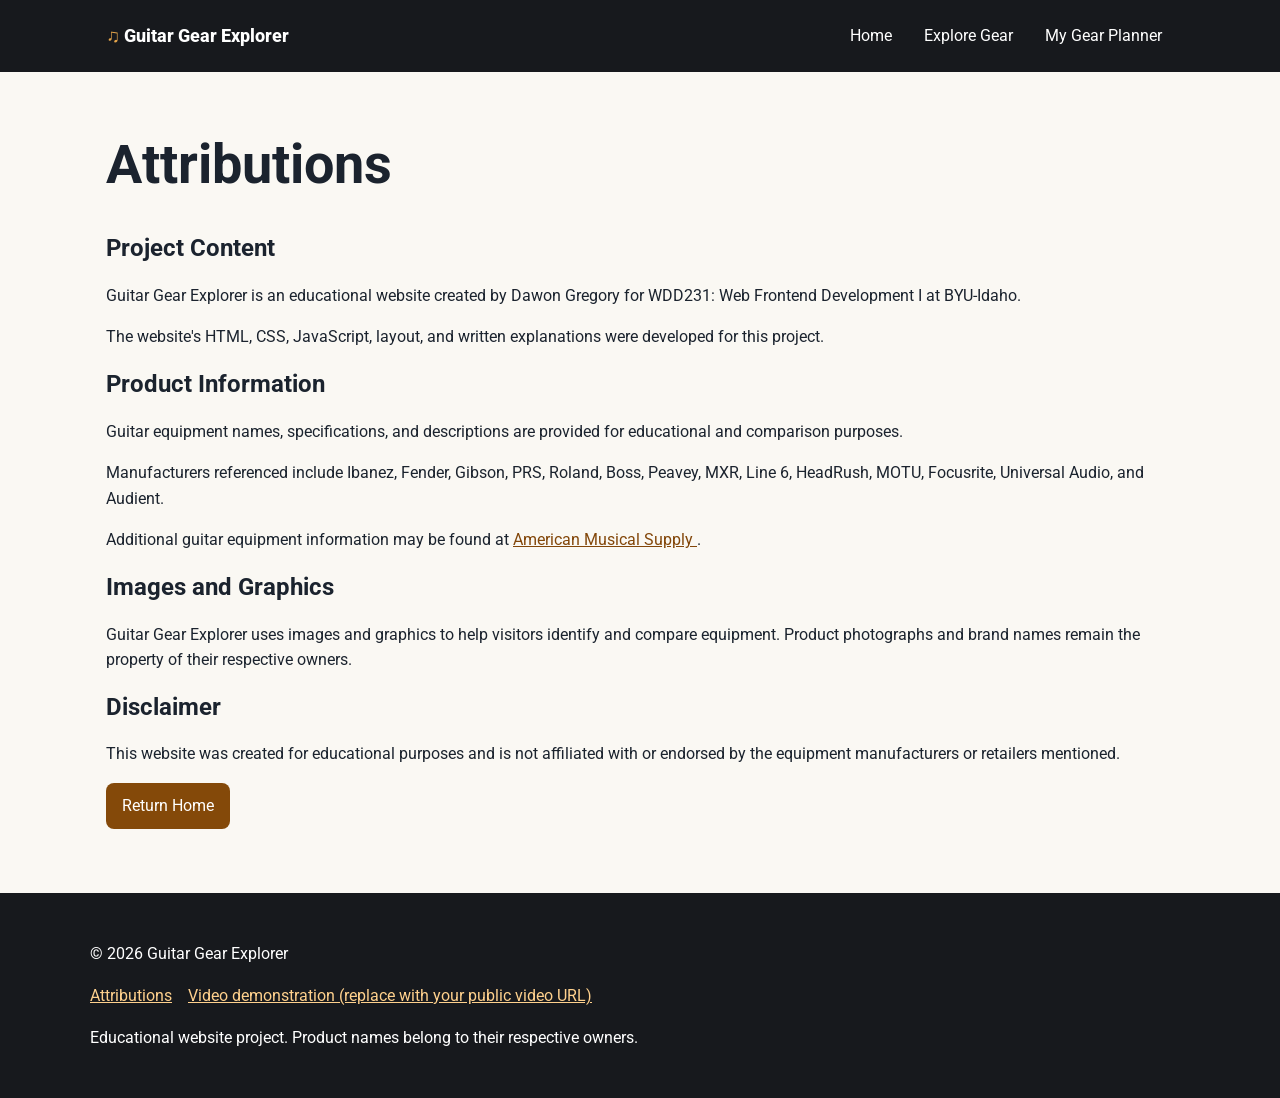
<file: final/attributions.html>
<!doctype html>
<html lang="en">


<head>
    <meta charset="UTF-8">
    <meta name="viewport" content="width=device-width, initial-scale=1.0">

    <title>Sources and Attributions | Guitar Gear Explorer</title>

    <meta name="description"
        content="Review the sources, references, and image credits used to create Guitar Gear Explorer, an educational website about guitar equipment.">
    <meta name="author" content="Dawon Gregory">

    <!-- Open Graph -->
    <meta property="og:type" content="website">
    <meta property="og:title" content="Sources and Attributions | Guitar Gear Explorer">
    <meta property="og:description"
        content="Review the sources, references, and image credits used to create Guitar Gear Explorer, an educational website about guitar equipment.">
    <meta property="og:image" content="https://dawon7638.github.io/wdd231/final/images/hero.png">
    <meta property="og:url" content="https://dawon7638.github.io/wdd231/final/attributions.html">

    <!-- Favicon -->
    <link rel="icon" href="images/favicon.png?v=2" type="image/png">
    <!-- Google Fonts -->
    <link rel="preconnect" href="https://fonts.googleapis.com">
    <link rel="preconnect" href="https://fonts.gstatic.com" crossorigin>

    <link href="https://fonts.googleapis.com/css2?family=Roboto:wght@400;500;600;700&display=swap" rel="stylesheet">
    <!-- Stylesheets -->
    <link rel="stylesheet" href="styles/base.css">
    <link rel="stylesheet" href="styles/larger.css">
    <script type="module" src="scripts/navigation.js"></script>
</head>

<body><a class="skip" href="#main">Skip to main content</a>
    <header class="site-header">
        <div class="header-inner"><a class="brand" href="index.html"><span>♫</span> Guitar Gear Explorer</a><button
                id="menu-button" type="button" aria-expanded="false" aria-controls="site-nav">☰ Menu</button>
            <nav class="site-nav" id="site-nav" aria-label="Main navigation"><a href="index.html">Home</a><a
                    href="explore.html">Explore Gear</a><a href="planner.html">My Gear Planner</a></nav>
        </div>
    </header>

    <main id="main">
        <h1>Attributions</h1>

        <section aria-labelledby="project-content">
            <h2 id="project-content">Project Content</h2>
            <p>
                Guitar Gear Explorer is an educational website
                created by Dawon Gregory for WDD231: Web
                Frontend Development I at BYU-Idaho.
            </p>
            <p>
                The website's HTML, CSS, JavaScript, layout,
                and written explanations were developed
                for this project.
            </p>
        </section>

        <section aria-labelledby="product-information">
            <h2 id="product-information">Product Information</h2>
            <p>
                Guitar equipment names, specifications,
                and descriptions are provided for
                educational and comparison purposes.
            </p>
            <p>
                Manufacturers referenced include Ibanez,
                Fender, Gibson, PRS, Roland, Boss, Peavey,
                MXR, Line 6, HeadRush, MOTU, Focusrite,
                Universal Audio, and Audient.
            </p>
            <p>
                Additional guitar equipment information
                may be found at
                <a href="https://www.americanmusical.com/" target="_blank" rel="noopener noreferrer">
                    American Musical Supply
                </a>.
            </p>
        </section>

        <section aria-labelledby="image-credits">
            <h2 id="image-credits">Images and Graphics</h2>
            <p>
                Guitar Gear Explorer uses images and
                graphics to help visitors identify and
                compare equipment. Product photographs
                and brand names remain the property
                of their respective owners.
            </p>
        </section>

        <section aria-labelledby="disclaimer">
            <h2 id="disclaimer">Disclaimer</h2>
            <p>
                This website was created for educational
                purposes and is not affiliated with or
                endorsed by the equipment manufacturers
                or retailers mentioned.
            </p>
        </section>

        <p>
            <a class="button" href="index.html">
                Return Home
            </a>
        </p>
    </main>

    <footer class="site-footer">
        <div class="footer-inner">
            <p>© <span id="year"></span> Guitar Gear Explorer</p>
            <div class="footer-links"><a href="attributions.html">Attributions</a><a href="https://www.youtube.com/"
                    target="_blank" rel="noopener noreferrer">Video demonstration (replace with your public video
                    URL)</a></div>
            <p>Educational website project. Product names belong to their respective owners.</p>
        </div>
    </footer>

</body>

</html>
</file>
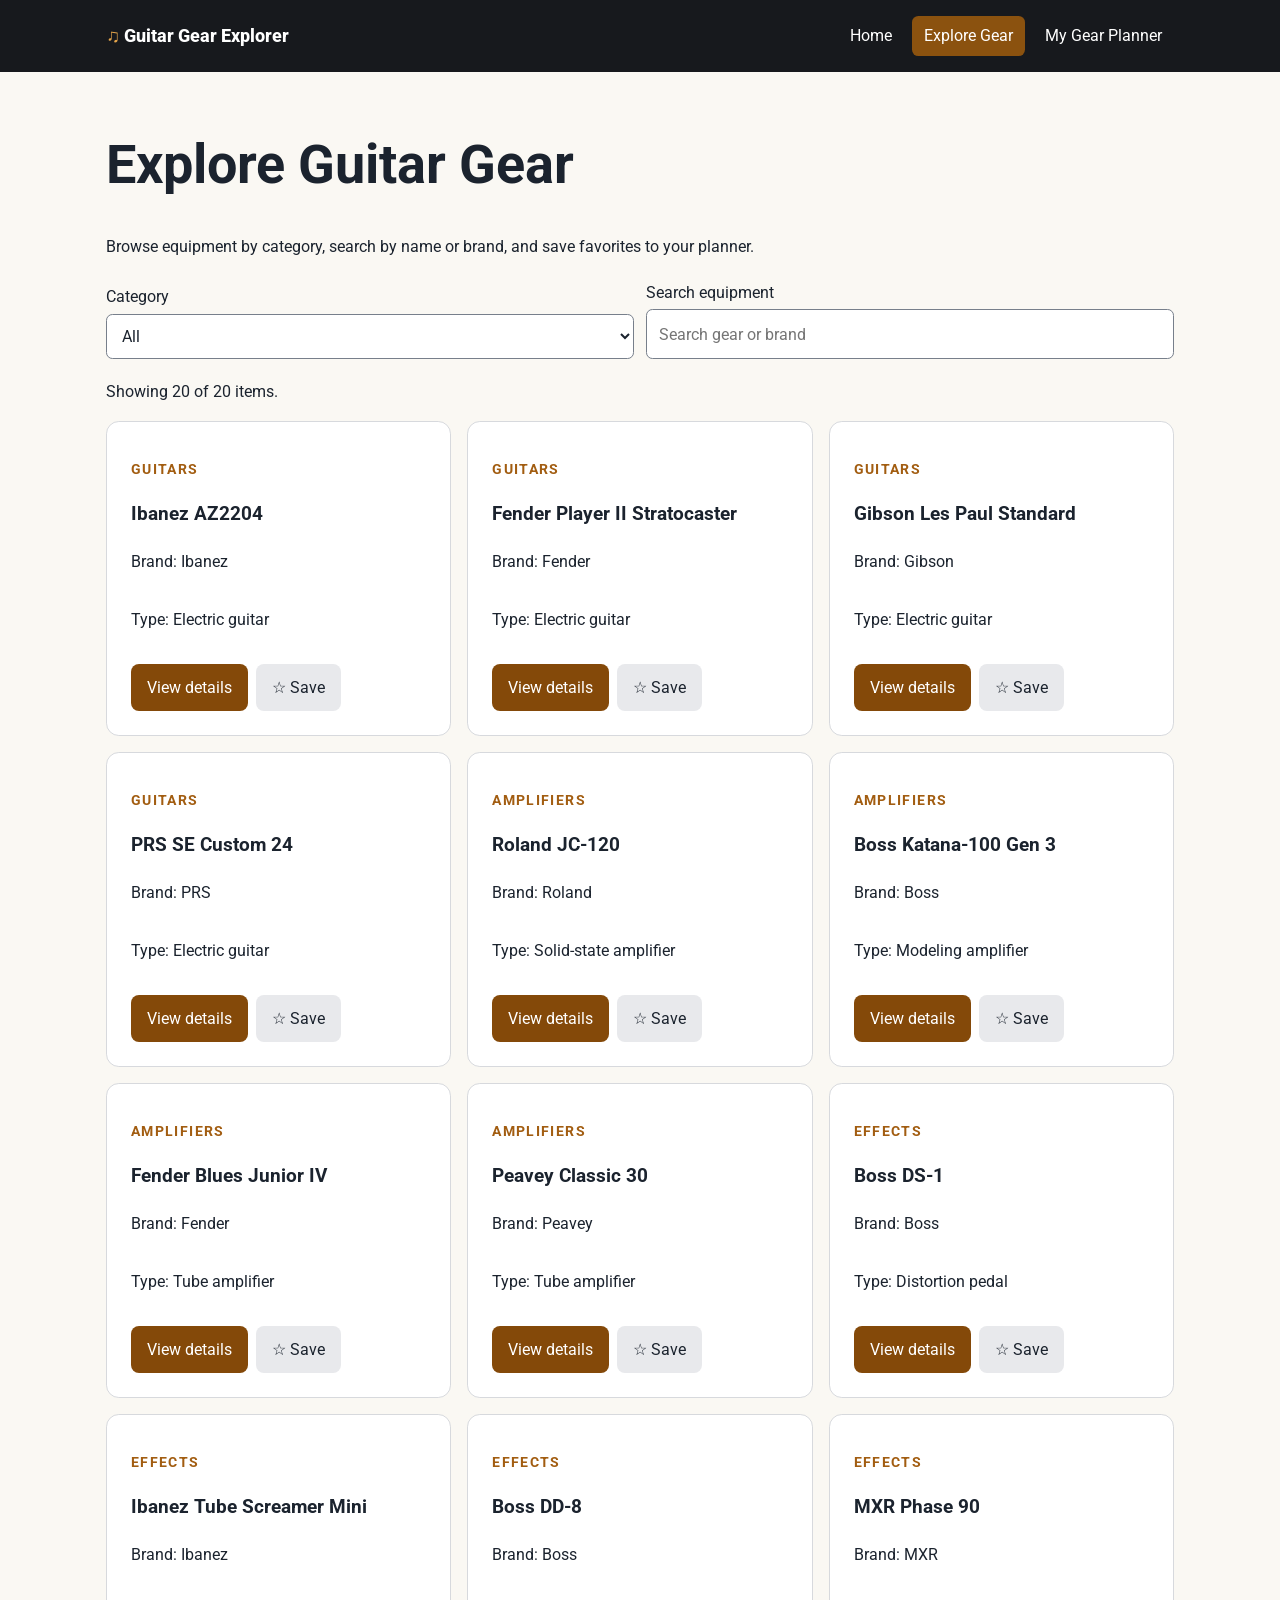
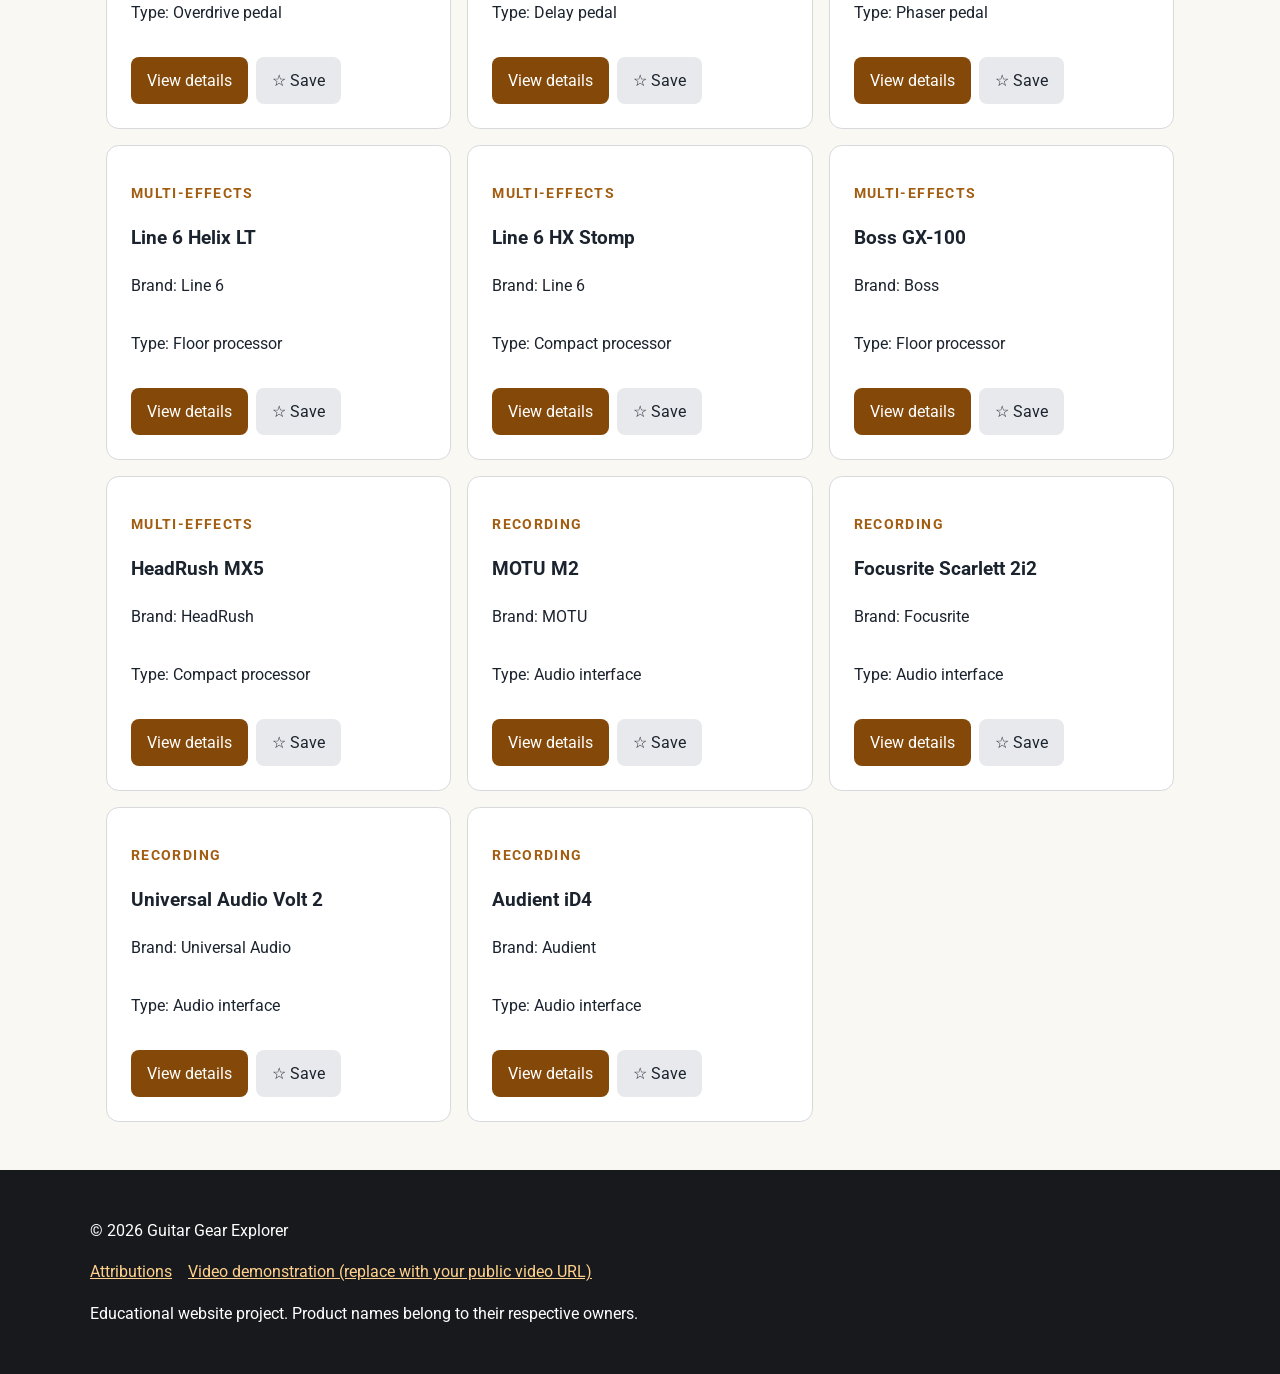
<file: final/explore.html>
<!doctype html>
<html lang="en">



<head>
    <meta charset="UTF-8">
    <meta name="viewport" content="width=device-width, initial-scale=1.0">

    <title>Explore Guitar Gear | Guitar Gear Explorer</title>

    <meta name="description"
        content="Browse guitars, amplifiers, effects pedals, and recording equipment. Compare gear and save your favorites to build your ideal setup.">
    <meta name="author" content="Dawon Gregory">

    <!-- Open Graph -->
    <meta property="og:type" content="website">
    <meta property="og:title" content="Explore Guitar Equipment | Guitar Gear Explorer">
    <meta property="og:description"
        content="Browse guitars, amplifiers, effects pedals, and recording equipment. Compare gear and save your favorites to build your ideal setup.">
    <meta property="og:image" content="https://dawon7638.github.io/wdd231/final/images/hero.png">
    <meta property="og:url" content="https://dawon7638.github.io/wdd231/final/explore.html">

    <!-- Favicon -->
    <link rel="icon" href="images/favicon.png?v=2" type="image/png">
    <!-- Google Fonts -->
    <link rel="preconnect" href="https://fonts.googleapis.com">
    <link rel="preconnect" href="https://fonts.gstatic.com" crossorigin>

    <link href="https://fonts.googleapis.com/css2?family=Roboto:wght@400;500;600;700&display=swap" rel="stylesheet">
    <!-- Stylesheets -->
    <link rel="stylesheet" href="styles/base.css">
    <link rel="stylesheet" href="styles/larger.css">
    <script type="module" src="scripts/navigation.js"></script>
    <script type="module" src="scripts/gear.js"></script>
</head>



<body><a class="skip" href="#main">Skip to main content</a>
    <header class="site-header">
        <div class="header-inner"><a class="brand" href="index.html"><span>♫</span> Guitar Gear Explorer</a><button
                id="menu-button" type="button" aria-expanded="false" aria-controls="site-nav">☰ Menu</button>
            <nav class="site-nav" id="site-nav" aria-label="Main navigation"><a href="index.html">Home</a><a
                    href="explore.html" aria-current="page">Explore Gear</a><a href="planner.html">My Gear Planner</a>
            </nav>
        </div>
    </header>
    <main id="main">
        <h1>Explore Guitar Gear</h1>
        <p>Browse equipment by category, search by name or brand, and save favorites to your planner.</p>
        <div class="controls"><label for="category-filter">Category<select id="category-filter">
                    <option>All</option>
                    <option>Guitars</option>
                    <option>Amplifiers</option>
                    <option>Effects</option>
                    <option>Multi-effects</option>
                    <option>Recording</option>
                </select></label><label for="gear-search">Search equipment<input id="gear-search" type="search"
                    placeholder="Search gear or brand"></label></div>
        <p id="gear-status" class="status" role="status" aria-live="polite">Loading equipment…</p>
        <div id="gear-list" class="grid"></div>
        <dialog id="gear-dialog" aria-labelledby="dialog-title">
            <h2 id="dialog-title"></h2>
            <div id="dialog-content"></div><button id="dialog-close" type="button">Close</button>
        </dialog>
    </main>
    <footer class="site-footer">
        <div class="footer-inner">
            <p>© <span id="year"></span> Guitar Gear Explorer</p>
            <div class="footer-links"><a href="attributions.html">Attributions</a><a href="https://www.youtube.com/"
                    target="_blank" rel="noopener noreferrer">Video demonstration (replace with your public video
                    URL)</a></div>
            <p>Educational website project. Product names belong to their respective owners.</p>
        </div>
    </footer>

</body>

</html>
</file>
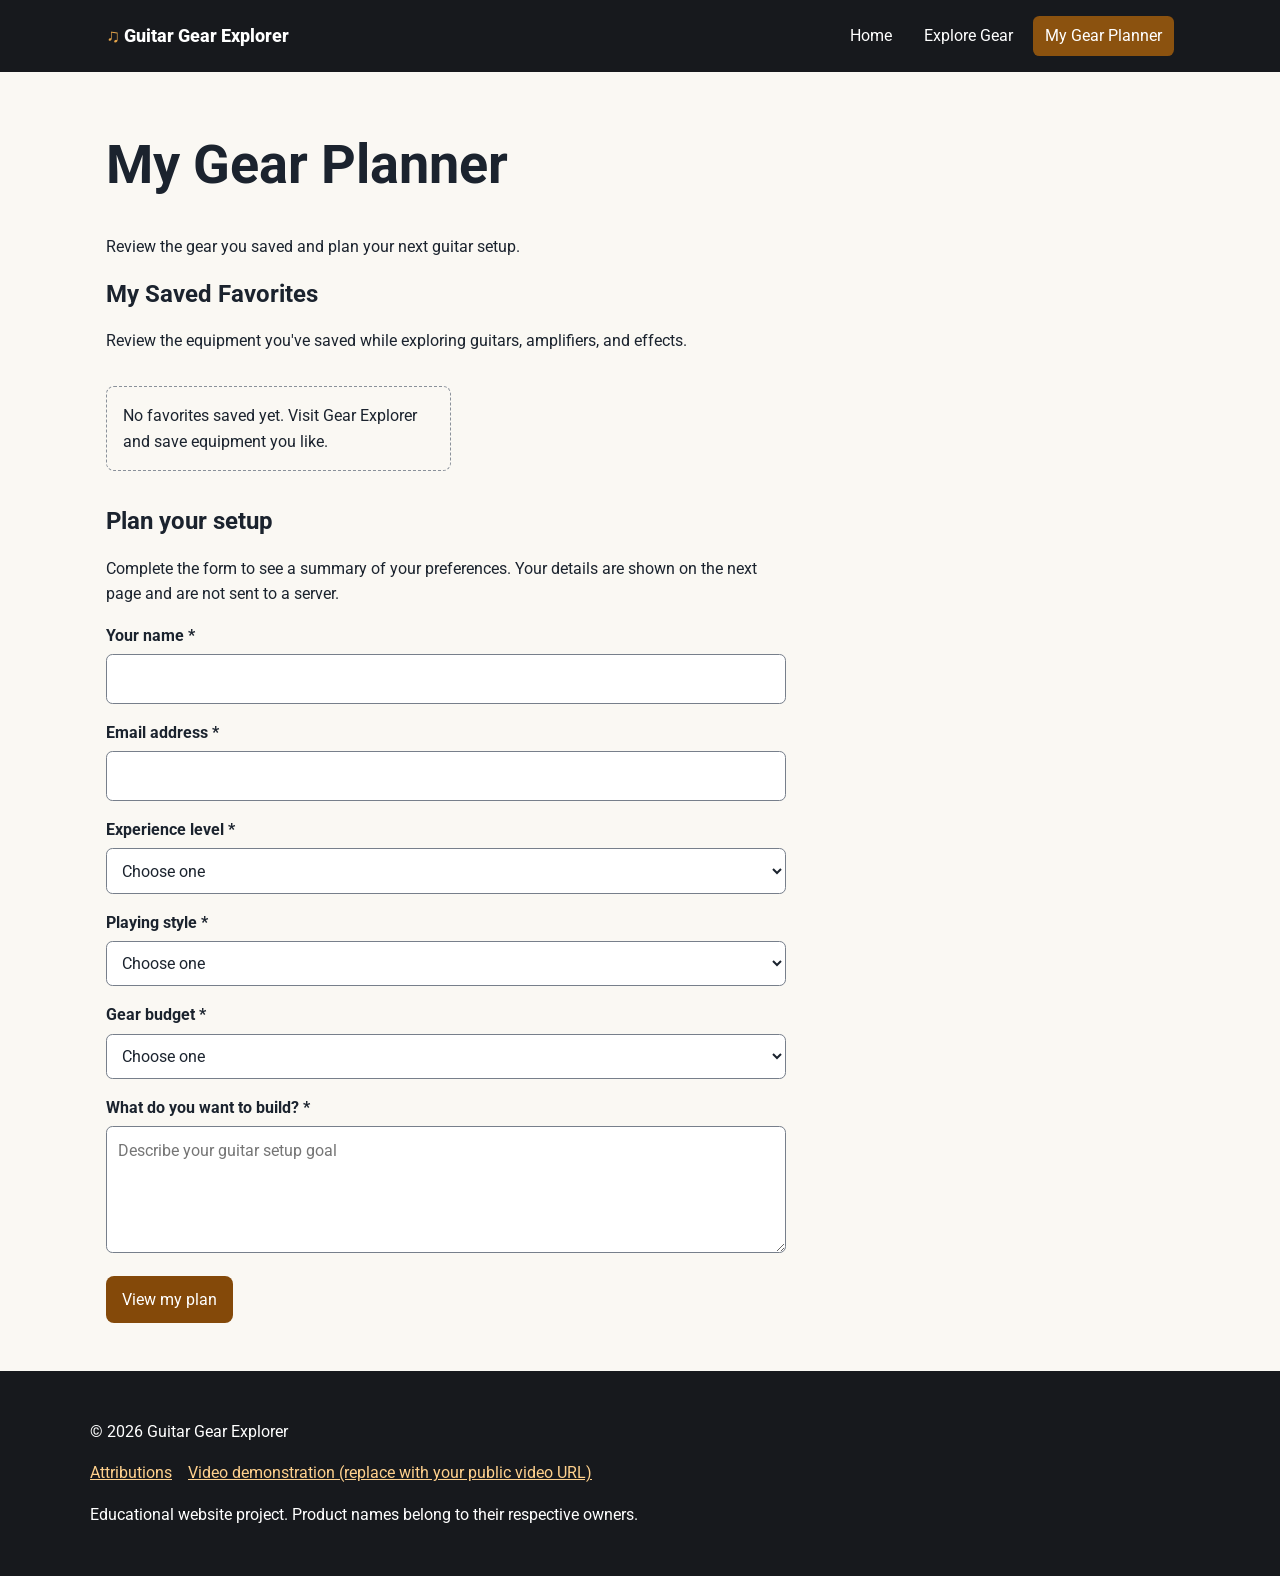
<file: final/planner.html>
<!doctype html>
<html lang="en">



<head>
    <meta charset="UTF-8">
    <meta name="viewport" content="width=device-width, initial-scale=1.0">

    <title>My Gear Planner | Guitar Gear Explorer</title>

    <meta name="description"
        content="Organize your favorite guitars, amplifiers, pedals, and recording equipment. Plan your next guitar setup with your saved gear selections.">
    <meta name="author" content="Dawon Gregory">

    <!-- Open Graph -->
    <meta property="og:type" content="website">
    <meta property="og:title" content="My Guitar Gear Planner | Guitar Gear Explorer">
    <meta property="og:description"
        content="Organize your favorite guitars, amplifiers, pedals, and recording equipment. Plan your next guitar setup with your saved gear selections.">
    <meta property="og:image" content="https://dawon7638.github.io/wdd231/final/images/hero.png">
    <meta property="og:url" content="https://dawon7638.github.io/wdd231/final/planner.html">

    <!-- Favicon -->
    <link rel="icon" href="images/favicon.png?v=2" type="image/png">
    <!-- Google Fonts -->
    <link rel="preconnect" href="https://fonts.googleapis.com">
    <link rel="preconnect" href="https://fonts.gstatic.com" crossorigin>

    <link href="https://fonts.googleapis.com/css2?family=Roboto:wght@400;500;600;700&display=swap" rel="stylesheet">
    <!-- Stylesheets -->
    <link rel="stylesheet" href="styles/base.css">
    <link rel="stylesheet" href="styles/larger.css">
    <script type="module" src="scripts/navigation.js"></script>
    <script type="module" src="scripts/planner.js"></script>
</head>



<body><a class="skip" href="#main">Skip to main content</a>
    <header class="site-header">
        <div class="header-inner"><a class="brand" href="index.html"><span>♫</span> Guitar Gear Explorer</a><button
                id="menu-button" type="button" aria-expanded="false" aria-controls="site-nav">☰ Menu</button>
            <nav class="site-nav" id="site-nav" aria-label="Main navigation"><a href="index.html">Home</a><a
                    href="explore.html">Explore Gear</a><a href="planner.html" aria-current="page">My Gear Planner</a>
            </nav>
        </div>
    </header>
    <main id="main">
        <h1>My Gear Planner</h1>
        <p>Review the gear you saved and plan your next guitar setup.</p>
        <section>

            <section aria-labelledby="favorites-heading">
                <h2 id="favorites-heading">My Saved Favorites</h2>

                <p>
                    Review the equipment you've saved while
                    exploring guitars, amplifiers, and effects.
                </p>

                <div id="favorites-list" class="grid" aria-live="polite">
                </div>
            </section>
            <section class="form-layout">
                <h2>Plan your setup</h2>
                <p>Complete the form to see a summary of your preferences. Your details are shown on the next page and
                    are
                    not sent to a server.</p>
                <form action="thankyou.html" method="get">
                    <div class="field"><label for="name">Your name *</label><input id="name" name="name" required
                            autocomplete="name" maxlength="80"></div>
                    <div class="field"><label for="email">Email address *</label><input id="email" name="email"
                            type="email" required autocomplete="email"></div>
                    <div class="field"><label for="experience">Experience level *</label><select id="experience"
                            name="experience" required>
                            <option value="">Choose one</option>
                            <option>Beginner</option>
                            <option>Intermediate</option>
                            <option>Advanced</option>
                        </select></div>
                    <div class="field"><label for="style">Playing style *</label><select id="style" name="style"
                            required>
                            <option value="">Choose one</option>
                            <option>Blues</option>
                            <option>Rock</option>
                            <option>R&B / Neo-Soul</option>
                            <option>Metal</option>
                            <option>Other</option>
                        </select></div>
                    <div class="field"><label for="budget">Gear budget *</label><select id="budget" name="budget"
                            required>
                            <option value="">Choose one</option>
                            <option>Under $250</option>
                            <option>$250–$500</option>
                            <option>$500–$1,000</option>
                            <option>Over $1,000</option>
                        </select></div>
                    <div class="field"><label for="goal">What do you want to build? *</label><textarea id="goal"
                            name="goal" rows="4" minlength="10" maxlength="500" required
                            placeholder="Describe your guitar setup goal"></textarea></div><button type="submit">View my
                        plan</button>
                </form>
            </section>
    </main>
    <footer class="site-footer">
        <div class="footer-inner">
            <p>© <span id="year"></span> Guitar Gear Explorer</p>
            <div class="footer-links"><a href="attributions.html">Attributions</a><a href="https://www.youtube.com/"
                    target="_blank" rel="noopener noreferrer">Video demonstration (replace with your public video
                    URL)</a></div>
            <p>Educational website project. Product names belong to their respective owners.</p>
        </div>
    </footer>

</body>

</html>
</file>
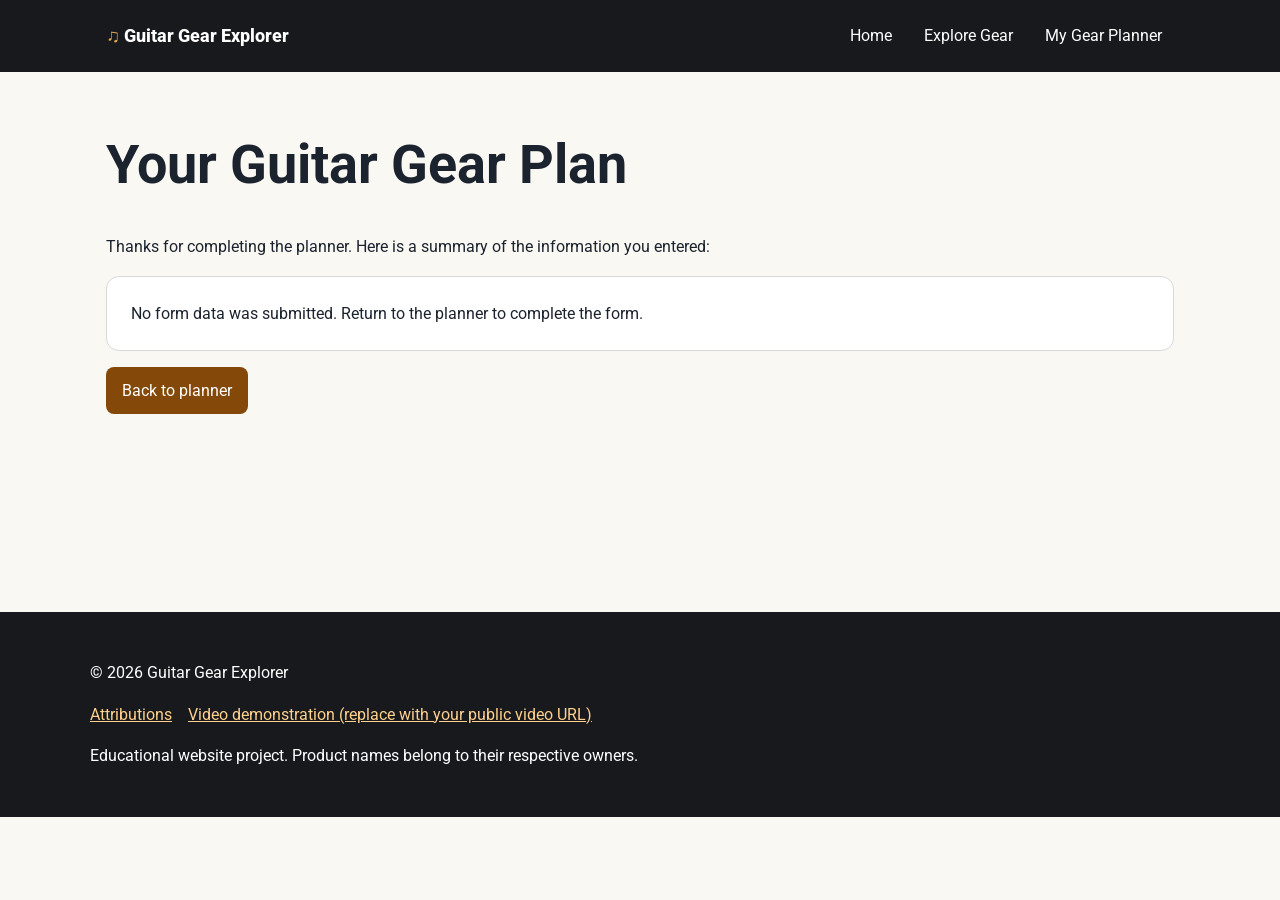
<file: final/thankyou.html>
<!doctype html>
<html lang="en">



<head>
    <meta charset="UTF-8">
    <meta name="viewport" content="width=device-width, initial-scale=1.0">

    <title>Your Gear Results | Guitar Gear Explorer</title>

    <meta name="description"
        content="Review your submitted guitar gear preferences, playing experience, budget, and musical goals to help plan your next equipment purchase.">
    <meta name="author" content="Dawon Gregory">

    <!-- Open Graph -->
    <meta property="og:type" content="website">
    <meta property="og:title" content="Your Guitar Gear Results | Guitar Gear Explorer">
    <meta property="og:description"
        content="Review your submitted guitar gear preferences, playing experience, budget, and musical goals to help plan your next equipment purchase.">
    <meta property="og:image" content="https://dawon7638.github.io/wdd231/final/images/hero.png">
    <meta property="og:url" content="https://dawon7638.github.io/wdd231/final/thankyou.html">

    <!-- Favicon -->
    <link rel="icon" href="images/favicon.png?v=2" type="image/png">
    <!-- Google Fonts -->
    <link rel="preconnect" href="https://fonts.googleapis.com">
    <link rel="preconnect" href="https://fonts.gstatic.com" crossorigin>

    <link href="https://fonts.googleapis.com/css2?family=Roboto:wght@400;500;600;700&display=swap" rel="stylesheet">
    <!-- Stylesheets -->
    <link rel="stylesheet" href="styles/base.css">
    <link rel="stylesheet" href="styles/larger.css">
    <script type="module" src="scripts/navigation.js"></script>
    <script type="module" src="scripts/results.js"></script>
</head>



<body><a class="skip" href="#main">Skip to main content</a>
    <header class="site-header">
        <div class="header-inner"><a class="brand" href="index.html"><span>♫</span> Guitar Gear Explorer</a><button
                id="menu-button" type="button" aria-expanded="false" aria-controls="site-nav">☰ Menu</button>
            <nav class="site-nav" id="site-nav" aria-label="Main navigation"><a href="index.html">Home</a><a
                    href="explore.html">Explore Gear</a><a href="planner.html">My Gear Planner</a></nav>
        </div>
    </header>
    <main id="main">
        <h1>Your Guitar Gear Plan</h1>
        <p>Thanks for completing the planner. Here is a summary of the information you entered:</p>
        <section id="form-results" class="card" aria-live="polite"></section>
        <p><a class="button" href="planner.html">Back to planner</a></p>
    </main>
    <footer class="site-footer">
        <div class="footer-inner">
            <p>© <span id="year"></span> Guitar Gear Explorer</p>
            <div class="footer-links"><a href="attributions.html">Attributions</a><a href="https://www.youtube.com/"
                    target="_blank" rel="noopener noreferrer">Video demonstration (replace with your public video
                    URL)</a></div>
            <p>Educational website project. Product names belong to their respective owners.</p>
        </div>
    </footer>

</body>

</html>
</file>
<file: styles/small.css>
/* ================================
   GLOBAL STYLES
   ================================ */

* {
    box-sizing: border-box;
    margin: 0;
    padding: 0;
}

body {
    font-family: "Roboto", sans-serif;
    line-height: 1.6;
    color: #222;
    background-color: #f5f5f5;
}

img {
    max-width: 100%;
    height: auto;
    display: block;
}

a {
    color: inherit;
}


/* ================================
   HEADER
   ================================ */

header {
    background-color: #003b5c;
    color: white;
}

.header-top {
    display: flex;
    align-items: center;
    justify-content: space-between;
    padding: 1rem;
}

.site-branding {
    display: flex;
    align-items: center;
    gap: 0.75rem;
}

.site-branding img {
    width: 50px;
    height: auto;
}

.site-branding span {
    font-size: 1.25rem;
    font-weight: 700;
}


/* ================================
   HAMBURGER BUTTON
   ================================ */

#menu-button {
    border: none;
    background: transparent;
    color: white;
    font-size: 2rem;
    cursor: pointer;
    padding: 0.25rem 0.5rem;
}


/* ================================
   NAVIGATION
   ================================ */

nav {
    display: none;
    flex-direction: column;
    background-color: #002b44;
}

nav.open {
    display: flex;
}

nav a {
    color: white;
    text-decoration: none;
    padding: 0.75rem 1rem;
    text-align: center;
    font-weight: 500;
    border-top: 1px solid rgba(255, 255, 255, 0.15);
}

nav a:hover,
nav a.active {
    background-color: #006d9c;
}


/* ================================
   MAIN
   ================================ */

main {
    width: 100%;
    max-width: 1200px;
    margin: 0 auto;
    padding: 1rem;
}

main>h1 {
    margin-bottom: 1rem;
    font-size: 2rem;
}


/* ================================
   HOME GRID
   ================================ */

.home-grid {
    display: grid;
    grid-template-columns: 1fr;
    gap: 1rem;
}


/* ================================
   CARDS / SECTIONS
   ================================ */

.card {
    background-color: white;
    border: 1px solid #ccc;
    border-radius: 6px;
    overflow: hidden;
}

.card h2 {
    background-color: #003b5c;
    color: white;
    padding: 0.75rem 1rem;
    font-size: 1.25rem;
}

.card p {
    margin-bottom: 1rem;
}


/* ================================
   ABOUT ME
   ================================ */

.about-content {
    padding: 1rem;
}

.about-text {
    margin-bottom: 1rem;
}

.about-content figure {
    display: flex;
    justify-content: center;
}

.about-content img {
    border-radius: 4px;
}


/* ================================
   STUDENT PHOTO
   ================================ */

.student-section {
    text-align: center;
}

.student-section figure {
    padding: 1rem;
}

.student-section img {
    margin: 0 auto;
    border-radius: 4px;
}

.student-section p {
    padding: 0 1rem 1rem;
}


/* ================================
   COURSE BUTTONS
   ================================ */

#course-buttons {
    display: flex;
    flex-wrap: wrap;
    gap: 0.5rem;
    padding: 1rem;
}

#course-buttons button {
    flex: 1 1 auto;
    min-width: 100px;
    padding: 0.65rem 1rem;
    border: 1px solid #003b5c;
    border-radius: 4px;
    background-color: #003b5c;
    color: white;
    font-family: inherit;
    font-weight: 700;
    cursor: pointer;
}

#course-buttons button:hover {
    background-color: #006d9c;
}


/* ================================
   COURSE LIST
   ================================ */

#course-list {
    display: grid;
    grid-template-columns: 1fr;
    gap: 0.75rem;
    padding: 0 1rem 1rem;
}

.course {
    padding: 1rem;
    border: 1px solid #999;
    border-radius: 4px;
    background-color: #eee;
    text-align: center;
    font-weight: 700;
}


/* Completed courses */

.course.completed {
    background-color: #d9f0df;
    border-color: #2e7d32;
    color: #1b5e20;
}


/* Course code */

.course-code {
    font-weight: 700;
}


/* ================================
   TOTAL CREDITS
   ================================ */

.total-credits {
    margin: 0;
    padding: 1rem;
    border-top: 1px solid #ccc;
    font-weight: 700;
    text-align: center;
}


/* ================================
   FOOTER
   ================================ */

footer {
    margin-top: 2rem;
    padding: 1.5rem 1rem;
    background-color: #003b5c;
    color: white;
    text-align: center;
}

footer p {
    margin-bottom: 0.5rem;
}

footer p:last-child {
    margin-bottom: 0;
}

.social-links {
    display: flex;
    justify-content: center;
    gap: 1.5rem;
    margin-bottom: 1rem;
}

.social-links a {
    color: white;
    font-weight: 700;
    text-decoration: none;
}

.social-links a:hover {
    text-decoration: underline;
}

/* ================================
   CHAMBER DIRECTORY
   ================================ */

.directory-controls {
    display: flex;
    justify-content: center;
    gap: 1rem;
    margin-bottom: 1.5rem;
}

.directory-controls button {
    padding: 0.65rem 1.5rem;
    border: 1px solid #003b5c;
    border-radius: 4px;
    background-color: #003b5c;
    color: white;
    font-family: inherit;
    font-weight: 700;
    cursor: pointer;
}

.directory-controls button:hover,
.directory-controls button.active {
    background-color: #006d9c;
}


/* ================================
   MEMBER GRID
   ================================ */

.member-grid {
    display: grid;
    grid-template-columns: 1fr;
    gap: 1rem;
}

.member-card {
    background-color: white;
    border: 1px solid #ccc;
    border-radius: 6px;
    padding: 1rem;
    text-align: center;
}

.member-card img {
    width: 150px;
    height: 100px;
    object-fit: contain;
    margin: 0 auto 1rem;
}

.member-card h2 {
    color: #003b5c;
    font-size: 1.25rem;
    margin-bottom: 0.5rem;
}

.member-card p {
    margin-bottom: 0.5rem;
}

.member-card a {
    color: #003b5c;
    font-weight: 700;
}


/* ================================
   MEMBER LIST
   ================================ */

.member-list {
    display: flex;
    flex-direction: column;
    gap: 0;
}

.member-list .member-card {
    text-align: left;
    border-radius: 0;
}

.member-list .member-card img {
    display: none;
}
</file>
<file: styles/larger.css>
/* ================================
   LARGE SCREEN STYLES
   ================================ */

@media (min-width: 640px) {

    /* ================================
       HEADER
       ================================ */

    .header-top {
        max-width: 1200px;
        margin: 0 auto;
        padding: 1rem 2rem;
    }

    .site-branding span {
        font-size: 1.5rem;
    }


    /* ================================
       NAVIGATION
       ================================ */

    #menu-button {
        display: none;
    }

    nav {
        display: flex;
        flex-direction: row;
        justify-content: center;
        background-color: #002b44;
    }

    nav a {
        min-width: 120px;
        padding: 0.75rem 1.5rem;
        border-top: none;
        border-left: 1px solid rgba(255, 255, 255, 0.1);
    }

    nav a:last-child {
        border-right: 1px solid rgba(255, 255, 255, 0.1);
    }


    /* ================================
       MAIN
       ================================ */

    main {
        padding: 2rem;
    }

    main > h1 {
        margin-bottom: 1.5rem;
        font-size: 2.25rem;
    }


    /* ================================
       HOME PAGE GRID
       ================================ */

    .home-grid {
        grid-template-columns: 2fr 1fr;
        gap: 1.5rem;
    }

    .about-section {
        grid-column: 1;
    }

    .student-section {
        grid-column: 2;
    }

    .course-section {
        grid-column: 1 / -1;
    }


    /* ================================
       ABOUT ME
       ================================ */

    .about-content {
        display: grid;
        grid-template-columns: 1fr 250px;
        gap: 1.5rem;
        align-items: center;
        padding: 1.5rem;
    }

    .about-text {
        margin-bottom: 0;
    }


    /* ================================
       COURSE LIST
       ================================ */

    #course-list {
        grid-template-columns: repeat(2, 1fr);
        gap: 1rem;
    }


    /* ================================
       COURSE BUTTONS
       ================================ */

    #course-buttons {
        justify-content: center;
    }

    #course-buttons button {
        flex: 0 1 180px;
    }


    /* ================================
       CHAMBER DIRECTORY
       ================================ */

    .member-grid {
        grid-template-columns: repeat(2, 1fr);
    }

    .member-card {
        padding: 1.5rem;
    }

    .member-list .member-card {
        display: grid;
        grid-template-columns: 1fr 2fr;
        align-items: center;
    }


    /* ================================
       JOIN PAGE
       ================================ */

    .join-layout {
        display: grid;
        grid-template-columns: minmax(0, 2fr) minmax(280px, 1fr);
        gap: 3rem;
        align-items: start;
    }

    .application-section {
        grid-column: 1;
        grid-row: 1;
    }

    .membership-section {
        grid-column: 2;
        grid-row: 1;
    }

    .membership-cards {
        display: grid;
        grid-template-columns: 1fr;
        gap: 1rem;
    }


    /* ================================
       FOOTER
       ================================ */

    footer {
        padding: 2rem;
    }
}


/* ================================
   EXTRA LARGE SCREENS
   ================================ */

@media (min-width: 900px) {

    /* ================================
       HOME PAGE GRID
       ================================ */

    .home-grid {
        grid-template-columns: 2fr 1fr;
    }


    /* ================================
       COURSE LIST
       ================================ */

    #course-list {
        grid-template-columns: repeat(3, 1fr);
    }


    /* ================================
       CHAMBER DIRECTORY
       ================================ */

    .member-grid {
        grid-template-columns: repeat(3, 1fr);
    }


    /* ================================
       JOIN PAGE
       ================================ */

    .join-layout {
        grid-template-columns: minmax(0, 2fr) minmax(320px, 1fr);
    }
}
</file>
<file: chamber/styles/base.css>
/* =========================
   RESET
========================= */

* {
    box-sizing: border-box;
    margin: 0;
    padding: 0;
}


/* =========================
   GENERAL STYLES
========================= */

body {
    font-family: "Roboto", sans-serif;
    line-height: 1.6;
    color: #222;
    background-color: #f5f5f5;
}

img {
    display: block;
    max-width: 100%;
    height: auto;
}

a {
    color: inherit;
}

main {
    width: 100%;
    max-width: 1200px;
    margin: 0 auto;
    padding: 1rem;
}

main>h1 {
    margin-bottom: 1.5rem;
    color: #003b5c;
    font-size: 2rem;
}


/* =========================
   HEADER
========================= */

header {
    background-color: #003b5c;
    color: #ffffff;
}

.header-top {
    display: flex;
    align-items: center;
    justify-content: space-between;
    max-width: 1200px;
    margin: 0 auto;
    padding: 1rem;
}

.site-branding {
    display: flex;
    align-items: center;
    gap: 0.75rem;
}

.site-branding img {
    width: 50px;
    height: auto;
}

.site-branding span {
    font-size: 1.25rem;
    font-weight: 700;
}


/* =========================
   MOBILE MENU BUTTON
========================= */

#menu-button {
    border: none;
    background-color: transparent;
    color: #ffffff;
    font-size: 2rem;
    cursor: pointer;
    padding: 0.25rem 0.5rem;
}


/* =========================
   NAVIGATION
========================= */

nav {
    display: none;
    flex-direction: column;
    background-color: #002b44;
}

nav.open {
    display: flex;
}

nav a {
    color: #ffffff;
    text-decoration: none;
    text-align: center;
    padding: 0.75rem 1rem;
    font-weight: 500;
    border-top: 1px solid rgba(255, 255, 255, 0.15);
}

nav a:hover,
nav a:focus,
nav a.active {
    background-color: #006d9c;
}


/* =========================
   FOOTER
========================= */

footer {
    margin-top: 2rem;
    padding: 1.5rem 1rem;
    background-color: #003b5c;
    color: #ffffff;
    text-align: center;
}

footer p {
    margin-bottom: 0.5rem;
}

footer p:last-child {
    margin-bottom: 0;
}

.social-links {
    display: flex;
    justify-content: center;
    gap: 1.5rem;
    margin-bottom: 1rem;
}

.social-links a {
    color: #ffffff;
    font-weight: 700;
    text-decoration: none;
}

.social-links a:hover,
.social-links a:focus {
    text-decoration: underline;
}
</file>
<file: chamber/styles/larger.css>
/* ================================
   LARGE SCREEN STYLES
   ================================ */

@media (min-width: 640px) {

    /* ================================
       HEADER
       ================================ */

    .header-top {
        max-width: 1200px;
        margin: 0 auto;
        padding: 1rem 2rem;
    }

    .site-branding span {
        font-size: 1.5rem;
    }


    /* ================================
       NAVIGATION
       ================================ */

    #menu-button {
        display: none;
    }

    nav {
        display: flex;
        flex-direction: row;
        justify-content: center;
        background-color: #002b44;
    }

    nav a {
        min-width: 120px;
        padding: 0.75rem 1.5rem;
        border-top: none;
        border-left: 1px solid rgb(255 255 255 / 10%);
    }

    nav a:last-child {
        border-right: 1px solid rgb(255 255 255 / 10%);
    }


    /* ================================
       MAIN
       ================================ */

    main {
        padding: 2rem;
    }

    main > h1 {
        margin-bottom: 1.5rem;
        font-size: 2.25rem;
    }


    /* ================================
       CHAMBER DIRECTORY
       ================================ */

    .member-grid {
        grid-template-columns: repeat(2, 1fr);
    }

    .member-card {
        padding: 1.5rem;
    }

    .member-list .member-card {
        display: grid;
        grid-template-columns: 1fr 2fr;
        align-items: center;
    }


    /* ================================
       JOIN PAGE
       ================================ */

    .join-layout {
        grid-template-columns: minmax(0, 2fr) minmax(280px, 1fr);
        gap: 3rem;
        align-items: start;
    }

    .application-section {
        grid-column: 1;
        grid-row: 1;
    }

    .membership-section {
        grid-column: 2;
        grid-row: 1;
    }

    .membership-cards {
        grid-template-columns: 1fr;
        gap: 1rem;
    }


    /* ================================
       THANK YOU PAGE
       ================================ */

    .thankyou-section {
        max-width: 800px;
        margin: 2rem auto;
    }

    .submission-details dl div {
        grid-template-columns: 180px 1fr;
        gap: 1.5rem;
        align-items: center;
    }


    /* ================================
       FOOTER
       ================================ */

    footer {
        padding: 2rem;
    }
}


/* ================================
   EXTRA LARGE SCREENS
   ================================ */

@media (min-width: 900px) {

    /* ================================
       CHAMBER DIRECTORY
       ================================ */

    .member-grid {
        grid-template-columns: repeat(3, 1fr);
    }


    /* ================================
       JOIN PAGE
       ================================ */

    .join-layout {
        grid-template-columns: minmax(0, 2fr) minmax(320px, 1fr);
    }
}
</file>
<file: chamber/styles/home.css>
/* =========================
   HERO
========================= */

.hero {
    position: relative;
    margin-bottom: 2rem;
}

.hero img {
    width: 100%;
    height: auto;
    display: block;
}

.hero-content {
    position: absolute;
    left: 1rem;
    right: 1rem;
    bottom: 1rem;

    padding: 1rem;

    background-color: rgba(0, 59, 92, 0.92);
    color: #ffffff;

    border-radius: 6px;
}

.hero-content h1 {
    margin-bottom: 0.5rem;
    color: #ffffff;
    font-size: 1.75rem;
}

.hero-content p {
    margin-bottom: 1rem;
}

.hero-cta {
    display: inline-block;
    padding: 0.75rem 1.25rem;

    background-color: #f4b400;
    color: #222222;

    border-radius: 4px;

    text-decoration: none;
    font-weight: 700;
}

.hero-cta:hover,
.hero-cta:focus {
    background-color: #ffffff;
    color: #003b5c;
}


/* =========================
   CURRENT EVENTS
========================= */

.events {
    margin-bottom: 2rem;
}

.events>h2,
.weather>h2,
.spotlights>h2 {
    margin-bottom: 1rem;
    color: #003b5c;
}

.events-container {
    display: grid;
    grid-template-columns: 1fr;
    gap: 1rem;
}

.event-card {
    padding: 1rem;

    background-color: #ffffff;
    border: 1px solid #cccccc;
    border-radius: 6px;
}

.event-card h3 {
    margin-bottom: 0.5rem;
    color: #003b5c;
}

.event-card p {
    margin-bottom: 0.5rem;
}

.event-card p:last-child {
    margin-bottom: 0;
}


/* =========================
   WEATHER
========================= */

.weather {
    margin-bottom: 2rem;
}

.current-weather {
    padding: 1rem;

    background-color: #ffffff;
    border: 1px solid #cccccc;
    border-radius: 6px;
}

.current-weather h3 {
    margin-bottom: 0.5rem;
    color: #003b5c;
}

.current-temperature {
    font-size: 2rem;
    font-weight: 700;
}

.weather-description {
    text-transform: capitalize;
}


/* =========================
   THREE-DAY FORECAST
========================= */

.forecast {
    margin-top: 1.5rem;
}

.forecast>h3 {
    margin-bottom: 1rem;
    color: #003b5c;
}

.forecast-container {
    display: grid;
    grid-template-columns: 1fr;
    gap: 1rem;
}

.forecast-card {
    padding: 1rem;

    background-color: #ffffff;
    border: 1px solid #cccccc;
    border-radius: 6px;

    text-align: center;
}

.forecast-card h3 {
    margin-bottom: 0.5rem;
    color: #003b5c;
}

.forecast-temperature {
    font-size: 1.5rem;
    font-weight: 700;
}


/* =========================
   COMPANY SPOTLIGHTS
========================= */

.spotlights {
    margin-bottom: 2rem;
}

.spotlight-container {
    display: grid;
    grid-template-columns: 1fr;
    gap: 1rem;
}

.spotlight-card {
    padding: 1rem;

    background-color: #ffffff;
    border: 1px solid #cccccc;
    border-radius: 6px;

    text-align: center;
}

.spotlight-card img {
    width: 150px;
    height: 100px;

    object-fit: contain;

    margin: 0 auto 1rem;
}

.spotlight-card h3 {
    margin-bottom: 0.75rem;
    color: #003b5c;
}

.spotlight-card p {
    margin-bottom: 0.5rem;
}

.spotlight-card a {
    color: #003b5c;
    font-weight: 700;
    word-break: break-word;
}

.membership-level {
    display: inline-block;

    margin-top: 0.5rem;
    padding: 0.25rem 0.75rem;

    background-color: #f4b400;
    color: #222222;

    border-radius: 4px;

    font-weight: 700;
}


/* =========================
   TABLET
========================= */

@media (min-width: 640px) {

    .hero-content {
        left: 2rem;
        right: auto;
        bottom: 2rem;
        max-width: 450px;
    }

    .hero-content h1 {
        font-size: 2rem;
    }

    .events-container {
        grid-template-columns: repeat(2, 1fr);
    }

    .forecast-container {
        grid-template-columns: repeat(3, 1fr);
    }

    .spotlight-container {
        grid-template-columns: repeat(2, 1fr);
    }
}


/* =========================
   DESKTOP
========================= */

@media (min-width: 900px) {

    .hero-content {
        left: 3rem;
        bottom: 3rem;
    }

    .spotlight-container {
        grid-template-columns: repeat(3, 1fr);
    }
}
</file>
<file: final/styles/base.css>
/* =========================
   Root Variables
========================= */

:root {
    color-scheme: light;
    --ink: #1b232e;
    --muted: #4b5563;
    --accent: #9b5b12;
    --gold: #e5a54b;
    --paper: #faf8f3;
    --line: #d7d9dd;
}

/* =========================
   Global Styles
========================= */

* {
    box-sizing: border-box;
}

html {
    scroll-behavior: smooth;
}


body {
    margin: 0;
    font-family: "Roboto", Arial, sans-serif;
    font-size: 1rem;
    line-height: 1.6;
    color: var(--ink);
    background: var(--paper);
}


a {
    color: #824609;
}

a:hover {
    text-decoration-thickness: 2px;
}

button,
input,
select,
textarea {
    font: inherit;
}

button,
.button {
    cursor: pointer;
    border: 0;
    border-radius: 0.5rem;
    padding: 0.65rem 1rem;
    background: #844909;
    color: #fff;
    text-decoration: none;
    display: inline-block;
}

button:hover,
.button:hover {
    background: #633607;
}

button:focus-visible,
a:focus-visible,
input:focus-visible,
select:focus-visible,
textarea:focus-visible {
    outline: 3px solid #1565c0;
    outline-offset: 3px;
}

/* =========================
   Accessibility
========================= */

.skip {
    position: absolute;
    top: -100px;
    left: 1rem;
    background: #fff;
    padding: 0.6rem;
    z-index: 99;
}

.skip:focus {
    top: 1rem;
}

.visually-hidden {
    position: absolute;
    width: 1px;
    height: 1px;
    padding: 0;
    margin: -1px;
    overflow: hidden;
    clip: rect(0, 0, 0, 0);
    white-space: nowrap;
    border: 0;
}

/* =========================
   Header and Navigation
========================= */

.site-header {
    background: #17191d;
    color: #fff;
}

.header-inner {
    max-width: 1100px;
    margin: auto;
    padding: 1rem;
    display: flex;
    align-items: center;
    justify-content: space-between;
    gap: 1rem;
    flex-wrap: wrap;
}

.brand {
    color: #fff;
    font-weight: 800;
    text-decoration: none;
    font-size: 1.15rem;
}

.brand span {
    color: var(--gold);
}

#menu-button {
    background: #343b46;
    border: 1px solid #aab2bf;
}

.site-nav {
    width: 100%;
    display: none;
    flex-direction: column;
    gap: 0.5rem;
}

.site-nav.open {
    display: flex;
}

.site-nav a {
    color: #fff;
    text-decoration: none;
    padding: 0.45rem 0.75rem;
    border-radius: 0.4rem;
}

.site-nav a[aria-current="page"] {
    background: #8b520f;
    color: #fff;
}

/* =========================
   Main Content
========================= */

main {
    max-width: 1100px;
    margin: auto;
    padding: 1.5rem 1rem 3rem;
    min-height: 60vh;
}

h1,
h2,
h3 {
    line-height: 1.2;
}

h1 {
    font-size: clamp(2rem, 5vw, 3.4rem);
}



/* =========================
   Hero Section
========================= */

.hero {
    position: relative;
    background: #252b34;
    color: #fff;
    border-radius: 1rem;
    padding: 0;
    margin-bottom: 2rem;
    overflow: hidden;
    text-align: center;
}

.hero img {
    display: block;
    width: 100%;
    height: auto;
}

.hero h1 {
    text-align: center;
}


.hero p {
    max-width: 60ch;
    margin: 1rem auto;
    text-align: center;
    line-height: 1.6;
    font-size: 1.15rem;
}


.hero a {
    background: var(--gold);
    color: #17191d;
    font-weight: 700;
}

.hero .eyebrow {
    color: #ffd18d;
    font-weight: 600;
    text-align: center;
}

/* Hero Button */
.hero .button {
    display: inline-block;
    margin: 1rem auto;
    padding: 0.75rem 1.5rem;
    border-radius: 0.5rem;
    text-decoration: none;
}

.hero .button:hover {
    background: #f4ba66;
}

/* =========================
   Responsive Hero
========================= */

@media (max-width: 649px) {
    .hero {
        border-radius: 0.5rem;
    }

    .hero .button {
        display: block;
        width: fit-content;
        margin: 1rem auto;
    }
}



/* =========================
   Grid Layout
========================= */

.grid {
    display: grid;
    grid-template-columns: 1fr;
    gap: 1rem;
}


/* =========================
   Cards
========================= */

.card {
    display: flex;
    flex-direction: column;
    border: 1px solid var(--line);
    border-radius: 0.8rem;
    padding: 1.25rem;
    background: #fff;
    min-width: 0;
}

.card h3 {
    margin: 0.5rem 0;
}

.card-actions {
    display: flex;
    flex-wrap: wrap;
    gap: 0.5rem;
    margin-top: auto;
    padding-top: 1rem;
}


/* =========================
   Text Styles
========================= */

.muted {
    color: var(--muted);
}

.eyebrow {
    text-transform: uppercase;
    letter-spacing: 0.1em;
    color: #a25d11;
    font-weight: 700;
    font-size: 0.85rem;
}

/* =========================
   Search and Filter Controls
========================= */

.controls {
    display: flex;
    gap: 0.8rem;
    flex-wrap: wrap;
    align-items: end;
    margin: 1.25rem 0;
}

.controls label {
    display: grid;
    gap: 0.25rem;
    flex: 1 1 200px;
    min-width: 0;
}

.controls input,
.controls select {
    width: 100%;
    min-width: 0;
}

/* =========================
   Buttons
========================= */

.secondary {
    background: #e8e9ec;
    color: #1b232e;
}

.secondary:hover {
    background: #d5d9e0;
}

/* =========================
   Form Elements
========================= */

input,
select,
textarea {
    width: 100%;
    max-width: 100%;
    padding: 0.7rem;
    border: 1px solid #777f8b;
    border-radius: 0.4rem;
    background: #fff;
    color: #1b232e;
}

.form-layout {
    max-width: 680px;
}

.field {
    margin: 1rem 0;
}

.field label {
    display: block;
    font-weight: 700;
    margin-bottom: 0.35rem;
}

/* =========================
   Form Results
========================= */

#form-results dl {
    display: grid;
    grid-template-columns: 1fr;
    gap: 0.25rem;
}

#form-results dt {
    font-weight: 700;
    margin-top: 0.75rem;
}

#form-results dd {
    margin: 0;
    overflow-wrap: anywhere;
}


/* =========================
   Modal Dialog
========================= */

dialog {
    border: 0;
    border-radius: 0.8rem;
    box-shadow: 0 20px 60px #0006;
    max-width: min(92vw, 560px);
    padding: 1.5rem;
}

dialog::backdrop {
    background: #0009;
}

/* =========================
   Status and Messages
========================= */

.status {
    min-height: 1.5rem;
}

.notice {
    padding: 1rem;
    border-left: 4px solid #9b5b12;
    background: #fff3dc;
    border-radius: 0.3rem;
}

.empty {
    padding: 1rem;
    border: 1px dashed #8a919a;
    border-radius: 0.5rem;
}

/* =========================
   Lists
========================= */

ul {
    padding-left: 1.5rem;
}

/* =========================
   Gear Image
========================= */

.gear-image {
    display: block;
    width: 100%;
    height: 200px;
    object-fit: contain;
    border-radius: 8px;
    background-color: #fff;
    margin-bottom: 1rem;
}


/* =========================
   Footer
========================= */

.site-footer {
    background: #17191d;
    color: #fff;
    padding: 2rem 1rem;
}

.footer-inner {
    max-width: 1100px;
    margin: auto;
}

.site-footer a {
    color: #ffd18d;
}

.footer-links {
    display: flex;
    gap: 1rem;
    flex-wrap: wrap;
}

/* =========================
   Tablet Layout
========================= */

@media (min-width: 650px) {
    .grid {
        grid-template-columns: repeat(2, minmax(0, 1fr));
    }

    #menu-button {
        display: none;
    }

    .site-nav,
    .site-nav.open {
        width: auto;
        display: flex;
        flex-direction: row;
    }
}

/* =========================
   Desktop Layout
========================= */

@media (min-width: 920px) {
    .grid {
        grid-template-columns: repeat(3, minmax(0, 1fr));
    }
}

/* =========================
   Reduced Motion
========================= */

@media (prefers-reduced-motion: reduce) {
    html {
        scroll-behavior: auto;
    }
}
</file>
<file: final/styles/larger.css>
/* =========================
   Desktop Layout
========================= */

@media (min-width: 920px) {

    /* Hero Section */
    .hero {
        min-height: 320px;
        display: flex;
        flex-direction: column;
        justify-content: center;
    }

    .hero p {
        font-size: 1.15rem;
    }

    /* Equipment Cards */
    .card {
        padding: 1.5rem;
    }
}
</file>
<file: chamber/styles/directory.css>
/* =========================
   DIRECTORY CONTROLS
========================= */

.directory-controls {
    display: flex;
    justify-content: center;
    gap: 1rem;
    margin-bottom: 1.5rem;
    flex-wrap: wrap;
}

.directory-controls button {
    padding: 0.65rem 1.5rem;

    border: 1px solid #003b5c;
    border-radius: 4px;

    background-color: #003b5c;
    color: #ffffff;

    font-family: inherit;
    font-weight: 700;

    cursor: pointer;
}

.directory-controls button:hover,
.directory-controls button:focus,
.directory-controls button.active {
    background-color: #006d9c;
}


/* =========================
   GRID VIEW
========================= */

.member-grid {
    display: grid;
    grid-template-columns: 1fr;
    gap: 1rem;
}


/* =========================
   MEMBER CARD
========================= */

.member-card {
    display: flex;
    flex-direction: column;
    align-items: center;

    padding: 1rem;

    background-color: #ffffff;
    border: 1px solid #cccccc;
    border-radius: 6px;

    text-align: center;
}

.member-card img {
    width: 150px;
    height: 100px;

    object-fit: contain;

    margin: 0 auto 1rem;
}

.member-card h2 {
    margin-bottom: 0.5rem;

    color: #003b5c;
    font-size: 1.25rem;
}

.member-card p {
    margin-bottom: 0.5rem;
}

.member-card p:last-child {
    margin-bottom: 0;
}

.member-card a {
    color: #003b5c;
    font-weight: 700;
    word-break: break-word;
}

.member-card a:hover,
.member-card a:focus {
    text-decoration: underline;
}


/* =========================
   MEMBERSHIP LEVEL
========================= */

.member-card .membership-level {
    display: inline-block;

    margin-top: 0.5rem;
    padding: 0.25rem 0.75rem;

    background-color: #f4b400;
    color: #222222;

    border-radius: 4px;

    font-weight: 700;
}


/* =========================
   LIST VIEW
========================= */

.member-list {
    display: flex;
    flex-direction: column;
    gap: 0;
}

.member-list .member-card {
    display: grid;
    grid-template-columns: 1fr;

    align-items: center;

    border-radius: 0;
    border-bottom: none;

    text-align: left;
}

.member-list .member-card:last-child {
    border-bottom: 1px solid #cccccc;
}

.member-list .member-card img {
    display: none;
}


/* =========================
   TABLET
========================= */

@media (min-width: 640px) {

    .member-grid {
        grid-template-columns: repeat(2, 1fr);
    }

    .member-card {
        padding: 1.5rem;
    }

    .member-list .member-card {
        grid-template-columns: 1fr 2fr;
    }

    .member-list .member-card h2 {
        grid-column: 1;
    }

    .member-list .member-card p {
        grid-column: 2;
    }
}


/* =========================
   DESKTOP
========================= */

@media (min-width: 900px) {

    .member-grid {
        grid-template-columns: repeat(3, 1fr);
    }

    .member-card {
        min-height: 300px;
    }

    .member-list .member-card {
        grid-template-columns: 1fr 2fr 2fr;
        min-height: auto;
    }
}
</file>
<file: chamber/styles/discover.css>
/* =========================
   DISCOVER PAGE
========================= */

.discover-main h1 {
    color: #003b5c;
    text-align: center;
}

.discover-intro {
    max-width: 850px;
    margin: 0 auto 2rem;
    text-align: center;
}

.discover-intro h2 {
    margin-bottom: 0.5rem;
    color: #003b5c;
}

.discover-intro p {
    margin-bottom: 1rem;
}

/* =========================
   VISITOR MESSAGE
========================= */

.visitor-message {
    margin-bottom: 1.5rem;
    padding: 1rem;
    background-color: #e8f1f3;
    border-left: 5px solid #003b5c;
    border-radius: 6px;
    color: #003b5c;
}

.visitor-message p {
    margin: 0;
}

/* =========================
   DISCOVER SECTION
========================= */

.discover-section {
    margin-bottom: 2rem;
}

.discover-section > h2 {
    margin-bottom: 1.5rem;
    color: #003b5c;
    text-align: center;
}

/* =========================
   MOBILE GRID: UP TO 640px
========================= */

.discover-grid {
    display: grid;
    grid-template-columns: minmax(0, 1fr);
    grid-template-areas:
        "card1"
        "card2"
        "card3"
        "card4"
        "card5"
        "card6"
        "card7"
        "card8";
    gap: 1rem;
}

.card-1 {
    grid-area: card1;
}

.card-2 {
    grid-area: card2;
}

.card-3 {
    grid-area: card3;
}

.card-4 {
    grid-area: card4;
}

.card-5 {
    grid-area: card5;
}

.card-6 {
    grid-area: card6;
}

.card-7 {
    grid-area: card7;
}

.card-8 {
    grid-area: card8;
}

/* =========================
   ATTRACTION CARDS
========================= */

.discover-card {
    display: flex;
    flex-direction: column;
    gap: 0.75rem;
    min-width: 0;
    padding: 1rem;
    background-color: #ffffff;
    border: 1px solid #cccccc;
    border-radius: 6px;
}

.discover-card h2 {
    color: #003b5c;
    font-size: 1.25rem;
    line-height: 1.4;
}

.discover-card figure {
    margin: 0;
    overflow: hidden;
    border-radius: 4px;
}

.discover-card img {
    display: block;
    width: 100%;
    height: auto;
    aspect-ratio: 3 / 2;
    object-fit: cover;
}

.discover-card address {
    color: #333333;
    font-style: normal;
    font-weight: 700;
    line-height: 1.5;
}

.discover-card p {
    color: #333333;
    line-height: 1.6;
}

/* =========================
   LEARN MORE BUTTON
========================= */

.discover-card button {
    align-self: flex-start;
    margin-top: auto;
    padding: 0.65rem 1.5rem;
    border: 1px solid #003b5c;
    border-radius: 4px;
    background-color: #003b5c;
    color: #ffffff;
    font-family: inherit;
    font-size: 1rem;
    font-weight: 700;
    cursor: pointer;
}

.discover-card button:hover,
.discover-card button:focus-visible {
    background-color: #006d9c;
}

.discover-card button:focus-visible {
    outline: 3px solid #b65c00;
    outline-offset: 3px;
}

/* =========================
   TABLET: 641px - 1024px
========================= */

@media (min-width: 641px) {
    .discover-grid {
        grid-template-columns: repeat(2, minmax(0, 1fr));
        grid-template-areas:
            "card1 card2"
            "card3 card2"
            "card4 card5"
            "card4 card6"
            "card7 card8";
    }

    .discover-card {
        padding: 1.5rem;
    }

    .discover-card img {
        transition: transform 0.3s ease, filter 0.3s ease;
    }

    .discover-card img:hover {
        transform: scale(1.05);
        filter: brightness(1.08);
    }
}

/* =========================
   DESKTOP: 1025px AND ABOVE
========================= */

@media (min-width: 1025px) {
    .discover-grid {
        grid-template-columns: repeat(4, minmax(0, 1fr));
        grid-template-areas:
            "card1 card1 card2 card3"
            "card4 card5 card2 card6"
            "card4 card7 card8 card8";
    }
}

/* =========================
   ACCESSIBILITY
========================= */

@media (prefers-reduced-motion: reduce) {
    .discover-card img {
        transition: none;
    }
}
</file>
<file: chamber/styles/small.css>
/* ================================
   GLOBAL STYLES
   ================================ */

* {
    box-sizing: border-box;
    margin: 0;
    padding: 0;
}

body {
    font-family: "Roboto", sans-serif;
    line-height: 1.6;
    color: #222;
    background-color: #f5f5f5;
}

img {
    display: block;
    max-width: 100%;
    height: auto;
}

a {
    color: inherit;
}


/* ================================
   HEADER
   ================================ */

header {
    background-color: #003b5c;
    color: #fff;
}

.header-top {
    display: flex;
    align-items: center;
    justify-content: space-between;
    padding: 1rem;
}

.site-branding {
    display: flex;
    align-items: center;
    gap: 0.75rem;
}

.site-branding img {
    width: 50px;
    height: auto;
}

.site-branding span {
    font-size: 1.25rem;
    font-weight: 700;
}


/* ================================
   HAMBURGER BUTTON
   ================================ */

#menu-button {
    padding: 0.25rem 0.5rem;
    border: none;
    background-color: transparent;
    color: #fff;
    font-size: 2rem;
    cursor: pointer;
}


/* ================================
   NAVIGATION
   ================================ */

nav {
    display: none;
    flex-direction: column;
    background-color: #002b44;
}

nav.open {
    display: flex;
}

nav a {
    padding: 0.75rem 1rem;
    border-top: 1px solid rgb(255 255 255 / 15%);
    color: #fff;
    font-weight: 500;
    text-align: center;
    text-decoration: none;
}

nav a:hover,
nav a.active {
    background-color: #006d9c;
}


/* ================================
   MAIN
   ================================ */

main {
    width: 100%;
    max-width: 1200px;
    margin: 0 auto;
    padding: 1rem;
}

main > h1 {
    margin-bottom: 1rem;
    font-size: 2rem;
}


/* ================================
   FOOTER
   ================================ */

footer {
    margin-top: 2rem;
    padding: 1.5rem 1rem;
    background-color: #003b5c;
    color: #fff;
    text-align: center;
}

footer p {
    margin-bottom: 0.5rem;
}

footer p:last-child {
    margin-bottom: 0;
}

.social-links {
    display: flex;
    justify-content: center;
    gap: 1.5rem;
    margin-bottom: 1rem;
}

.social-links a {
    color: #fff;
    font-weight: 700;
    text-decoration: none;
}

.social-links a:hover {
    text-decoration: underline;
}


/* ================================
   CHAMBER DIRECTORY
   ================================ */

.directory-controls {
    display: flex;
    justify-content: center;
    gap: 1rem;
    margin-bottom: 1.5rem;
}

.directory-controls button {
    padding: 0.65rem 1.5rem;
    border: 1px solid #003b5c;
    border-radius: 4px;
    background-color: #003b5c;
    color: #fff;
    font-family: inherit;
    font-weight: 700;
    cursor: pointer;
}

.directory-controls button:hover,
.directory-controls button.active {
    background-color: #006d9c;
}


/* ================================
   MEMBER GRID
   ================================ */

.member-grid {
    display: grid;
    grid-template-columns: 1fr;
    gap: 1rem;
}

.member-card {
    padding: 1rem;
    border: 1px solid #ccc;
    border-radius: 6px;
    background-color: #fff;
    text-align: center;
}

.member-card img {
    width: 150px;
    height: 100px;
    margin: 0 auto 1rem;
    object-fit: contain;
}

.member-card h2 {
    margin-bottom: 0.5rem;
    color: #003b5c;
    font-size: 1.25rem;
}

.member-card p {
    margin-bottom: 0.5rem;
}

.member-card a {
    color: #003b5c;
    font-weight: 700;
}


/* ================================
   MEMBER LIST
   ================================ */

.member-list {
    display: flex;
    flex-direction: column;
    gap: 0;
}

.member-list .member-card {
    border-radius: 0;
    text-align: left;
}

.member-list .member-card img {
    display: none;
}


/* ================================
   JOIN PAGE
   ================================ */

.join-layout {
    display: grid;
    grid-template-columns: 1fr;
    gap: 2rem;
    margin: 2rem 0;
}

.application-section,
.membership-section {
    width: 100%;
    min-width: 0;
}

.application-section h2,
.membership-section h2 {
    margin-bottom: 1rem;
}


/* ================================
   JOIN FORM
   ================================ */

.application-section form {
    display: flex;
    flex-direction: column;
    gap: 1rem;
}

.application-section label {
    display: flex;
    flex-direction: column;
    gap: 0.4rem;
    font-weight: 500;
}

.application-section input,
.application-section textarea {
    width: 100%;
    padding: 0.75rem;
    border: 1px solid #777;
    border-radius: 5px;
    background-color: #fff;
    font: inherit;
}

.application-section input:focus,
.application-section textarea:focus {
    outline: 2px solid #006d9c;
    outline-offset: 2px;
}

.application-section textarea {
    min-height: 120px;
    resize: vertical;
}


/* ================================
   MEMBERSHIP OPTIONS
   ================================ */

.membership-options {
    display: flex;
    flex-direction: column;
    gap: 0.75rem;
    padding: 1rem;
    border: 1px solid #777;
    border-radius: 6px;
    background-color: #fff;
}

.membership-options legend {
    padding: 0 0.5rem;
    color: #003b5c;
    font-weight: 700;
}

.application-section .membership-options label {
    display: flex;
    flex-direction: row;
    align-items: center;
    gap: 0.65rem;
    width: auto;
    font-weight: 400;
}

.application-section .membership-options input[type="radio"] {
    width: 18px;
    height: 18px;
    margin: 0;
    padding: 0;
    accent-color: #003b5c;
}


/* ================================
   SUBMIT BUTTON
   ================================ */

.submit-button {
    align-self: flex-start;
    padding: 0.9rem 1.25rem;
    border: none;
    border-radius: 6px;
    background-color: #003b5c;
    color: #fff;
    font-family: inherit;
    font-size: 1rem;
    font-weight: 700;
    cursor: pointer;
}

.submit-button:hover {
    background-color: #006d9c;
}

.submit-button:focus {
    outline: 3px solid #006d9c;
    outline-offset: 3px;
}


/* ================================
   MEMBERSHIP CARDS
   ================================ */

.membership-cards {
    display: grid;
    grid-template-columns: 1fr;
    gap: 1rem;
}

.membership-card {
    padding: 1.5rem;
    border: 1px solid #c5d7dc;
    border-radius: 10px;
    background-color: #e8f1f3;
    text-align: center;
    box-shadow: 0 3px 8px rgb(0 0 0 / 12%);
    opacity: 0;
    transform: translateY(25px);
    animation: card-entry 0.7s ease forwards;
}

.membership-card:nth-child(2) {
    animation-delay: 0.15s;
}

.membership-card:nth-child(3) {
    animation-delay: 0.3s;
}

.membership-card:nth-child(4) {
    animation-delay: 0.45s;
}

.membership-card h3 {
    margin-bottom: 0.75rem;
    color: #003b5c;
}

.membership-card p {
    margin-bottom: 1.25rem;
}


/* ================================
   CARD ANIMATION
   ================================ */

@keyframes card-entry {
    from {
        opacity: 0;
        transform: translateY(25px);
    }

    to {
        opacity: 1;
        transform: translateY(0);
    }
}


/* ================================
   MEMBERSHIP LINKS
   ================================ */

.modal-link {
    display: inline-block;
    padding: 0.6rem 1rem;
    border-radius: 5px;
    background-color: #003b5c;
    color: #fff;
    font-weight: 500;
    text-decoration: none;
}

.modal-link:hover {
    background-color: #006d9c;
}

.modal-link:focus {
    outline: 3px solid #006d9c;
    outline-offset: 3px;
}


/* ================================
   MODALS
   ================================ */

.membership-modal {
    width: min(85vw, 500px);
    max-height: 80vh;
    padding: 0;
    border: 3px solid #003b5c;
    border-radius: 12px;
    background-color: #fff;
    color: #222;
    box-shadow: 0 12px 35px rgb(0 0 0 / 40%);
    overflow: auto;
}


/* ================================
   OPEN MODAL
   ================================ */

.membership-modal[open] {
    position: fixed;
    inset: 0;
    margin: auto;
}


/* ================================
   MODAL BACKDROP
   ================================ */

.membership-modal::backdrop {
    background-color: rgb(0 0 0 / 50%);
    backdrop-filter: blur(5px);
}


/* ================================
   MODAL TITLE
   ================================ */

.membership-modal h2 {
    padding: 1.25rem 4rem 0.75rem 1.5rem;
    border-bottom: 2px dotted #999;
    color: #003b5c;
    font-size: 1.5rem;
}


/* ================================
   MODAL CONTENT
   ================================ */

.membership-modal p {
    margin: 1.25rem 1.5rem 0.75rem;
}

.membership-modal ul {
    margin: 0.75rem 1.5rem 1.5rem 3rem;
}

.membership-modal li {
    margin-bottom: 0.5rem;
}

.membership-modal p:last-child {
    margin: 1rem 1.5rem 1.5rem;
    font-weight: 700;
}


/* ================================
   MODAL CLOSE BUTTON
   ================================ */

.close-modal {
    position: absolute;
    top: 0.65rem;
    right: 0.75rem;
    display: flex;
    align-items: center;
    justify-content: center;
    width: 42px;
    height: 42px;
    border: 1px solid #999;
    border-radius: 7px;
    background-color: #f5f5f5;
    color: #222;
    font-size: 1.8rem;
    line-height: 1;
    cursor: pointer;
}

.close-modal:hover {
    background-color: #e5e5e5;
}

.close-modal:focus {
    outline: 3px solid #006d9c;
    outline-offset: 2px;
}


/* ================================
   THANK YOU PAGE
   ================================ */

.thankyou-section {
    width: 100%;
    max-width: 750px;
    margin: 2rem auto;
    text-align: center;
}

.thankyou-section h1 {
    margin-bottom: 0.75rem;
    color: #003b5c;
}

.thankyou-section > p {
    max-width: 600px;
    margin: 0 auto 2rem;
    color: #444;
    line-height: 1.6;
}


/* ================================
   THANK YOU MESSAGE
   ================================ */

.thankyou-message {
    margin-bottom: 2rem;
    padding: 1.5rem;
    border-left: 5px solid #003b5c;
    border-radius: 8px;
    background-color: #e8f1f3;
    text-align: left;
}

.thankyou-message h2 {
    margin-bottom: 0.5rem;
    color: #003b5c;
}

.thankyou-message p {
    margin: 0;
}


/* ================================
   SUBMISSION DETAILS
   ================================ */

.submission-details {
    overflow: hidden;
    border: 1px solid #c5d7dc;
    border-radius: 10px;
    background-color: #fff;
    box-shadow: 0 4px 12px rgb(0 0 0 / 12%);
    text-align: left;
}

.submission-details h2 {
    margin: 0;
    padding: 1rem 1.5rem;
    background-color: #003b5c;
    color: #fff;
    font-size: 1.25rem;
}

.submission-details dl {
    margin: 0;
    padding: 0 1.5rem;
}

.submission-details dl div {
    display: grid;
    grid-template-columns: 1fr;
    gap: 0.25rem;
    padding: 1rem 0;
    border-bottom: 1px solid #ddd;
}

.submission-details dl div:last-child {
    border-bottom: none;
}

.submission-details dt {
    color: #003b5c;
    font-weight: 700;
}

.submission-details dd {
    margin: 0;
    color: #333;
    overflow-wrap: anywhere;
}


/* ================================
   RETURN HOME BUTTON
   ================================ */

.return-home {
    display: inline-block;
    margin-top: 2rem;
    padding: 0.8rem 1.5rem;
    border-radius: 6px;
    background-color: #003b5c;
    color: #fff;
    font-weight: 700;
    text-decoration: none;
}

.return-home:hover {
    background-color: #006d9c;
}

.return-home:focus {
    outline: 3px solid #006d9c;
    outline-offset: 3px;
}


/* ================================
   REDUCED MOTION
   ================================ */

@media (prefers-reduced-motion: reduce) {

    .membership-card {
        animation: none;
        opacity: 1;
        transform: none;
    }
}
</file>
